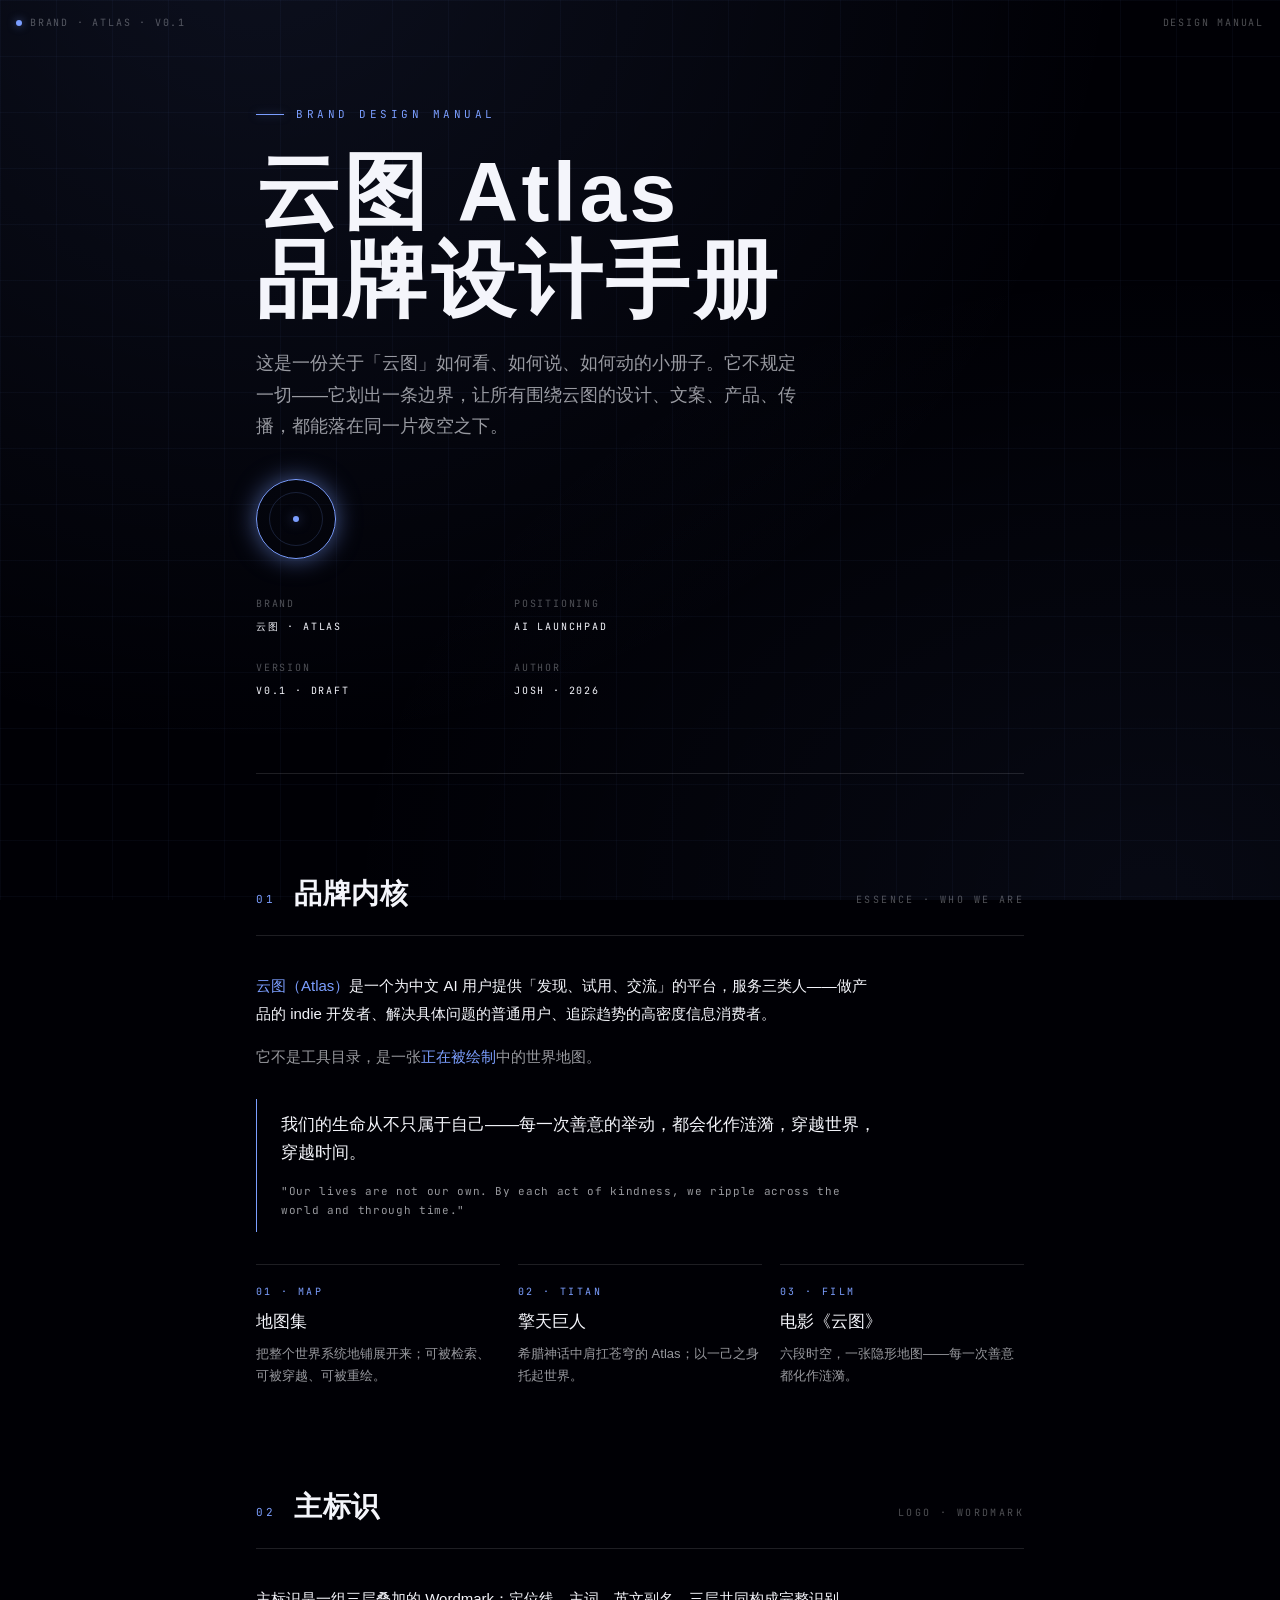
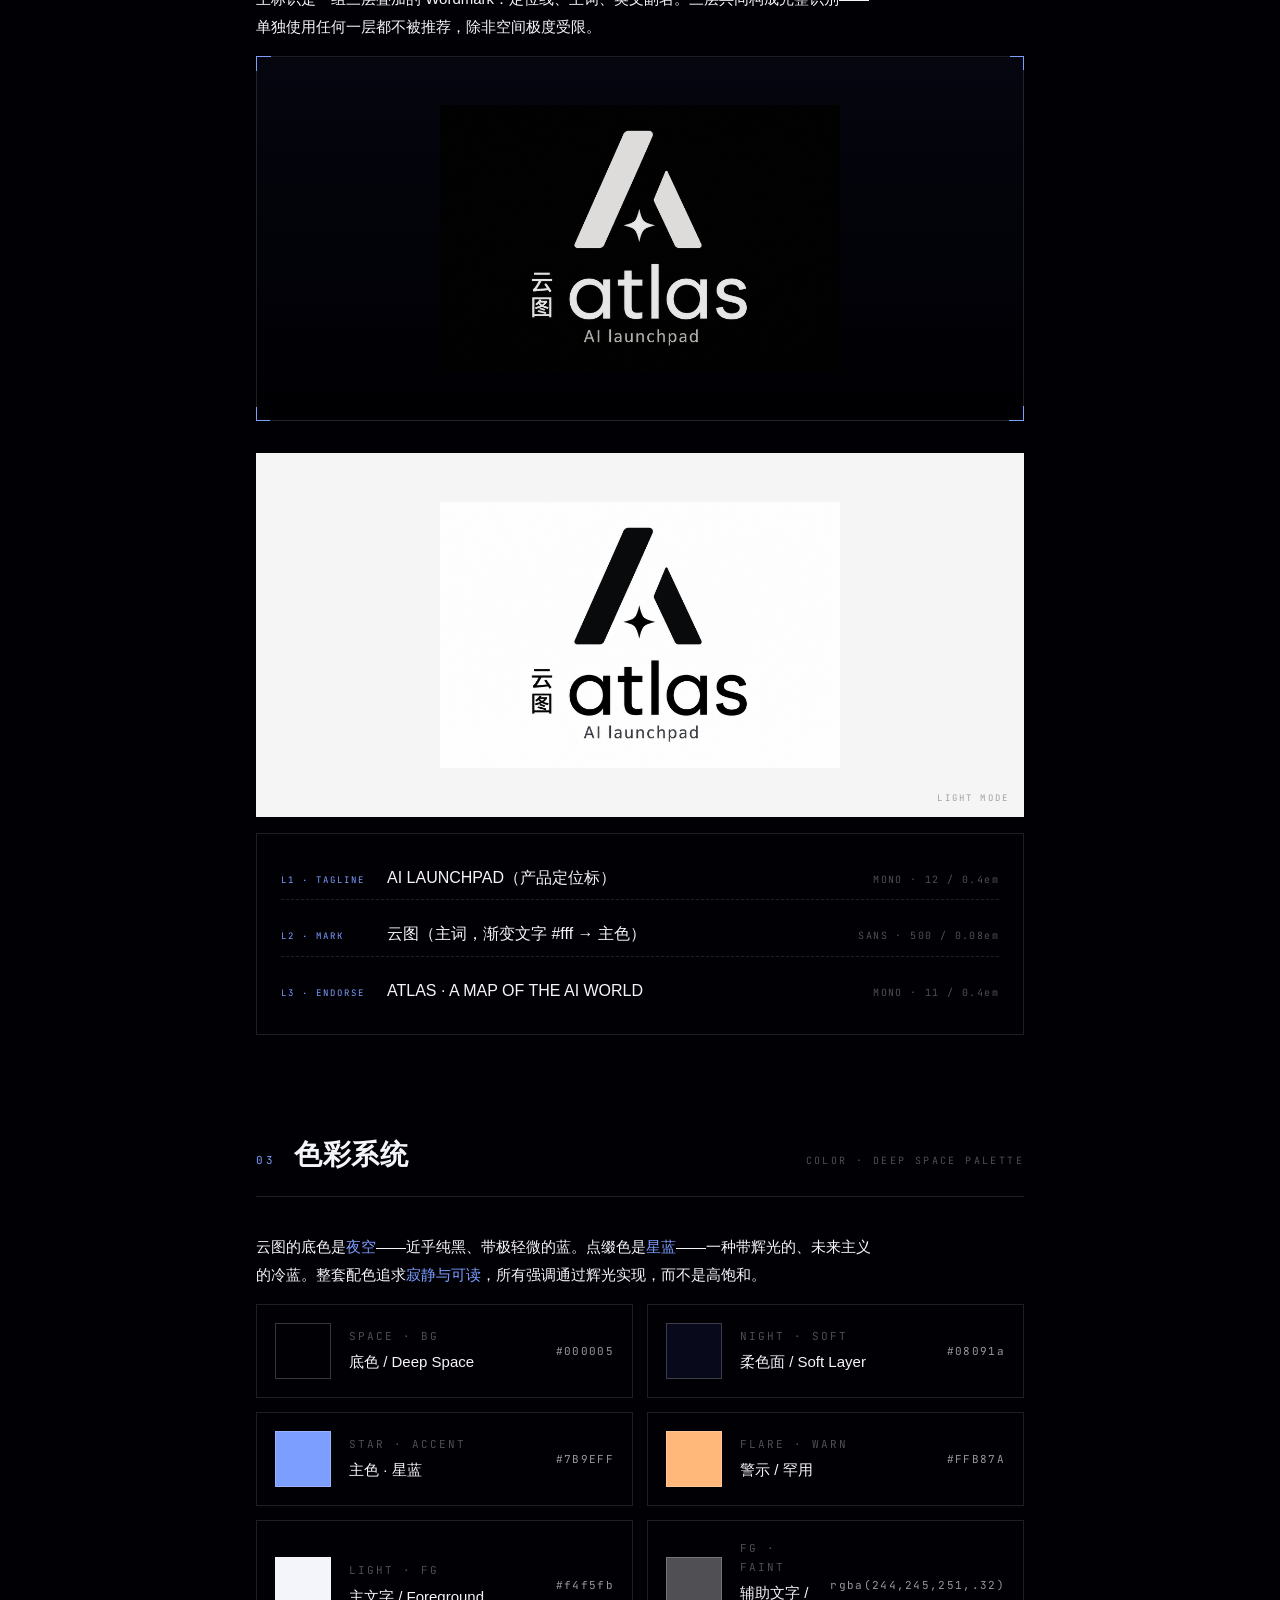
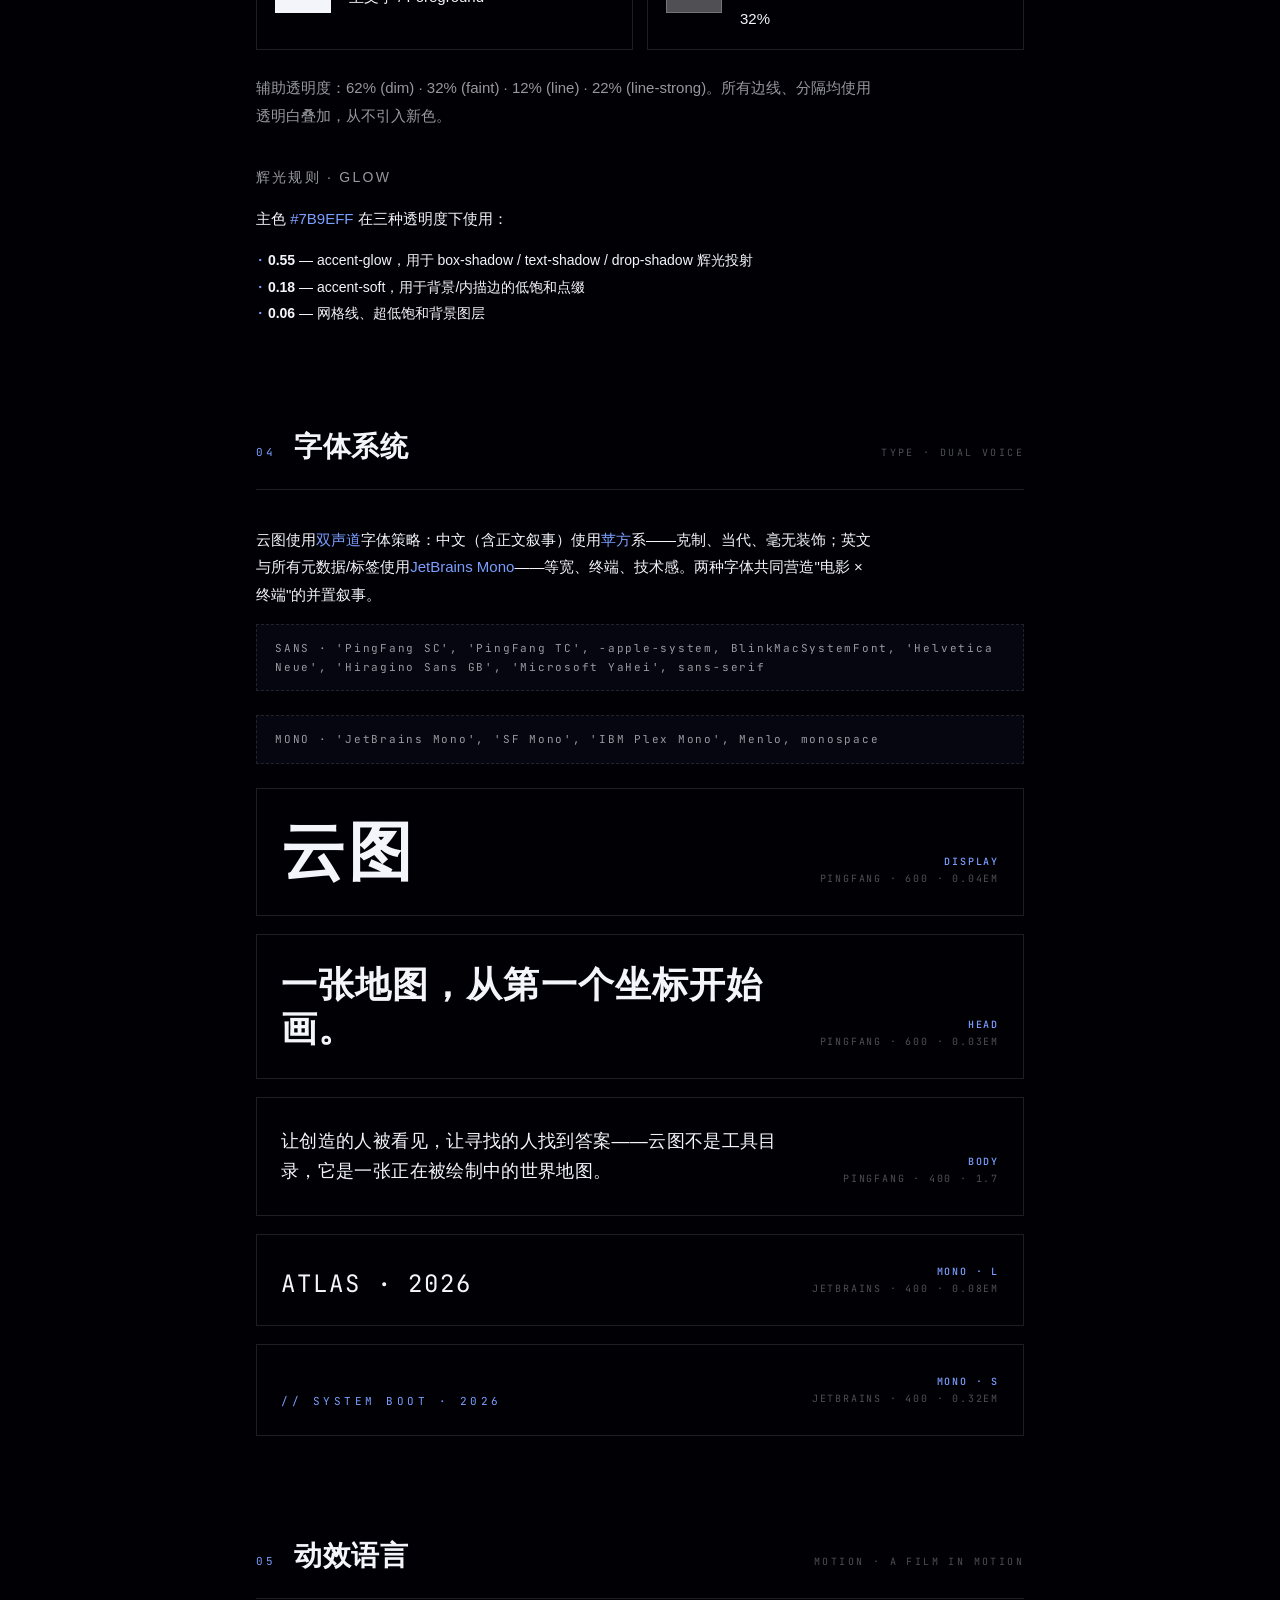
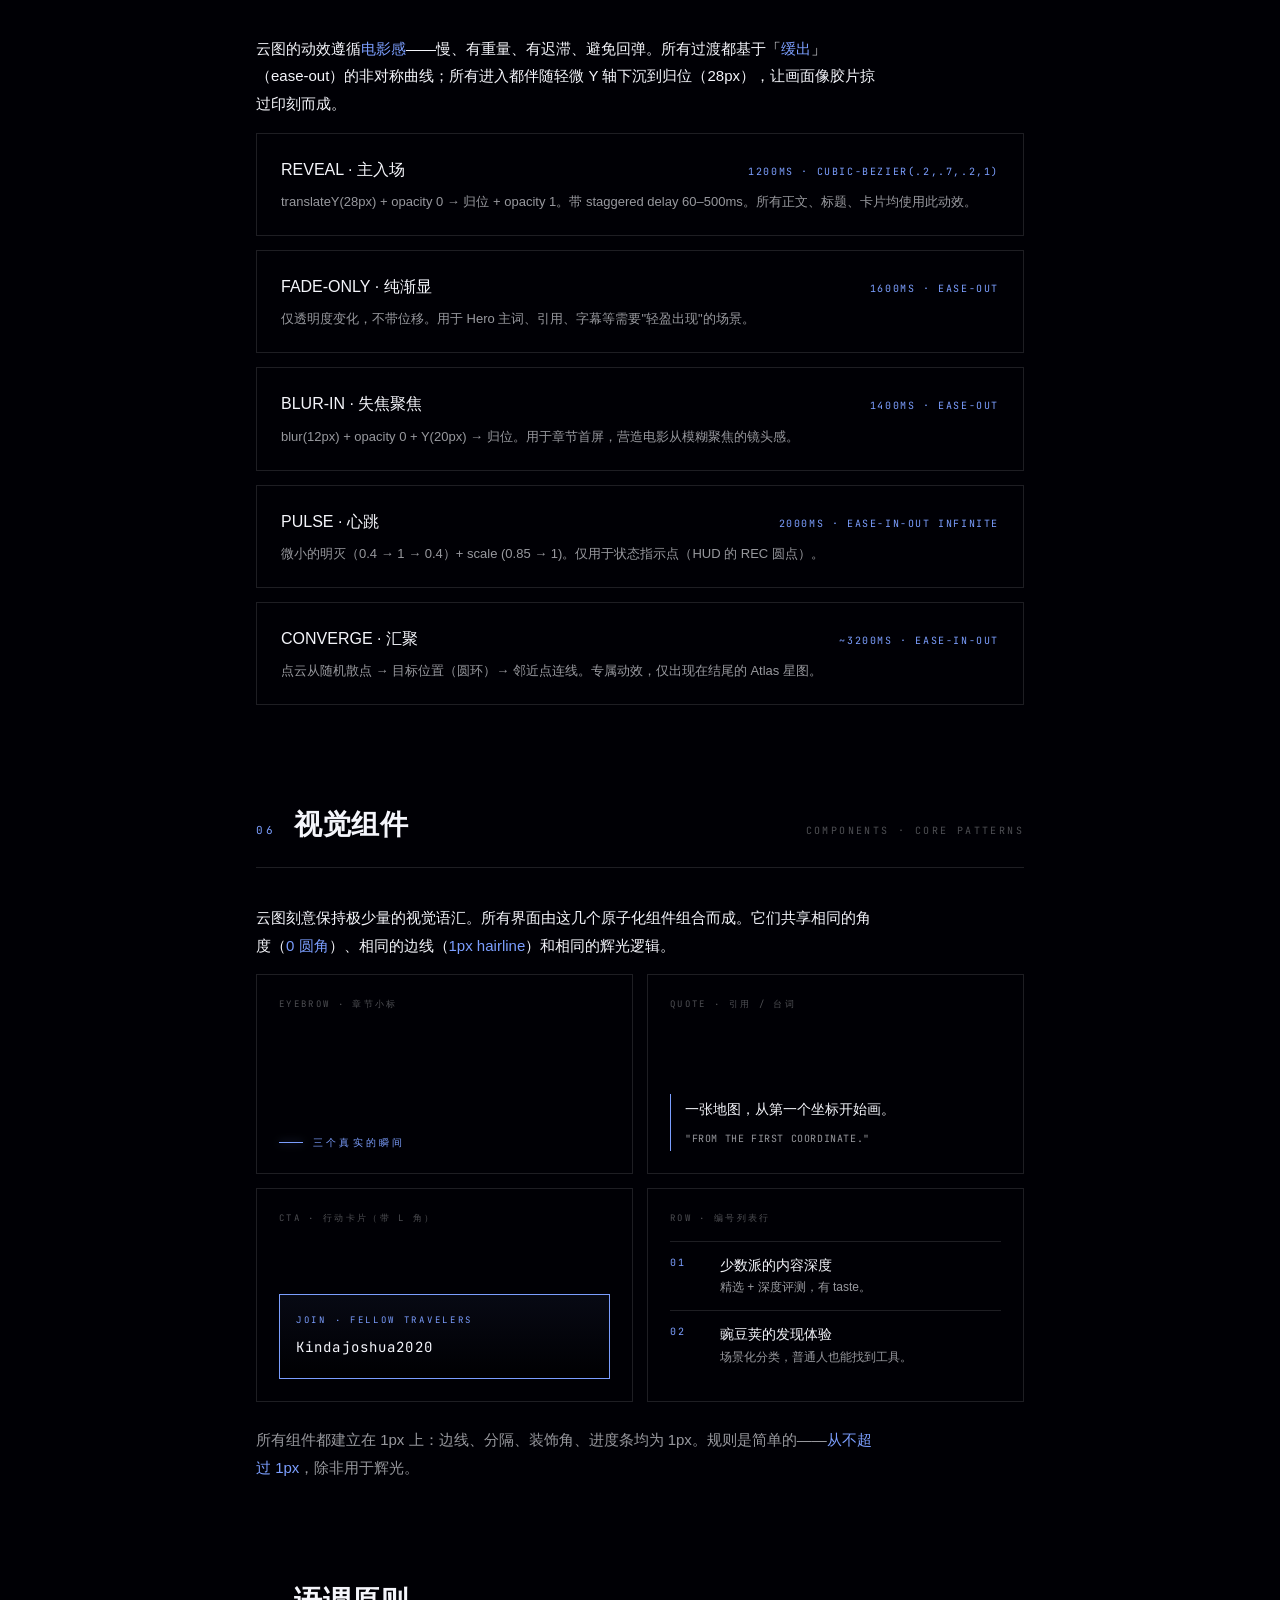
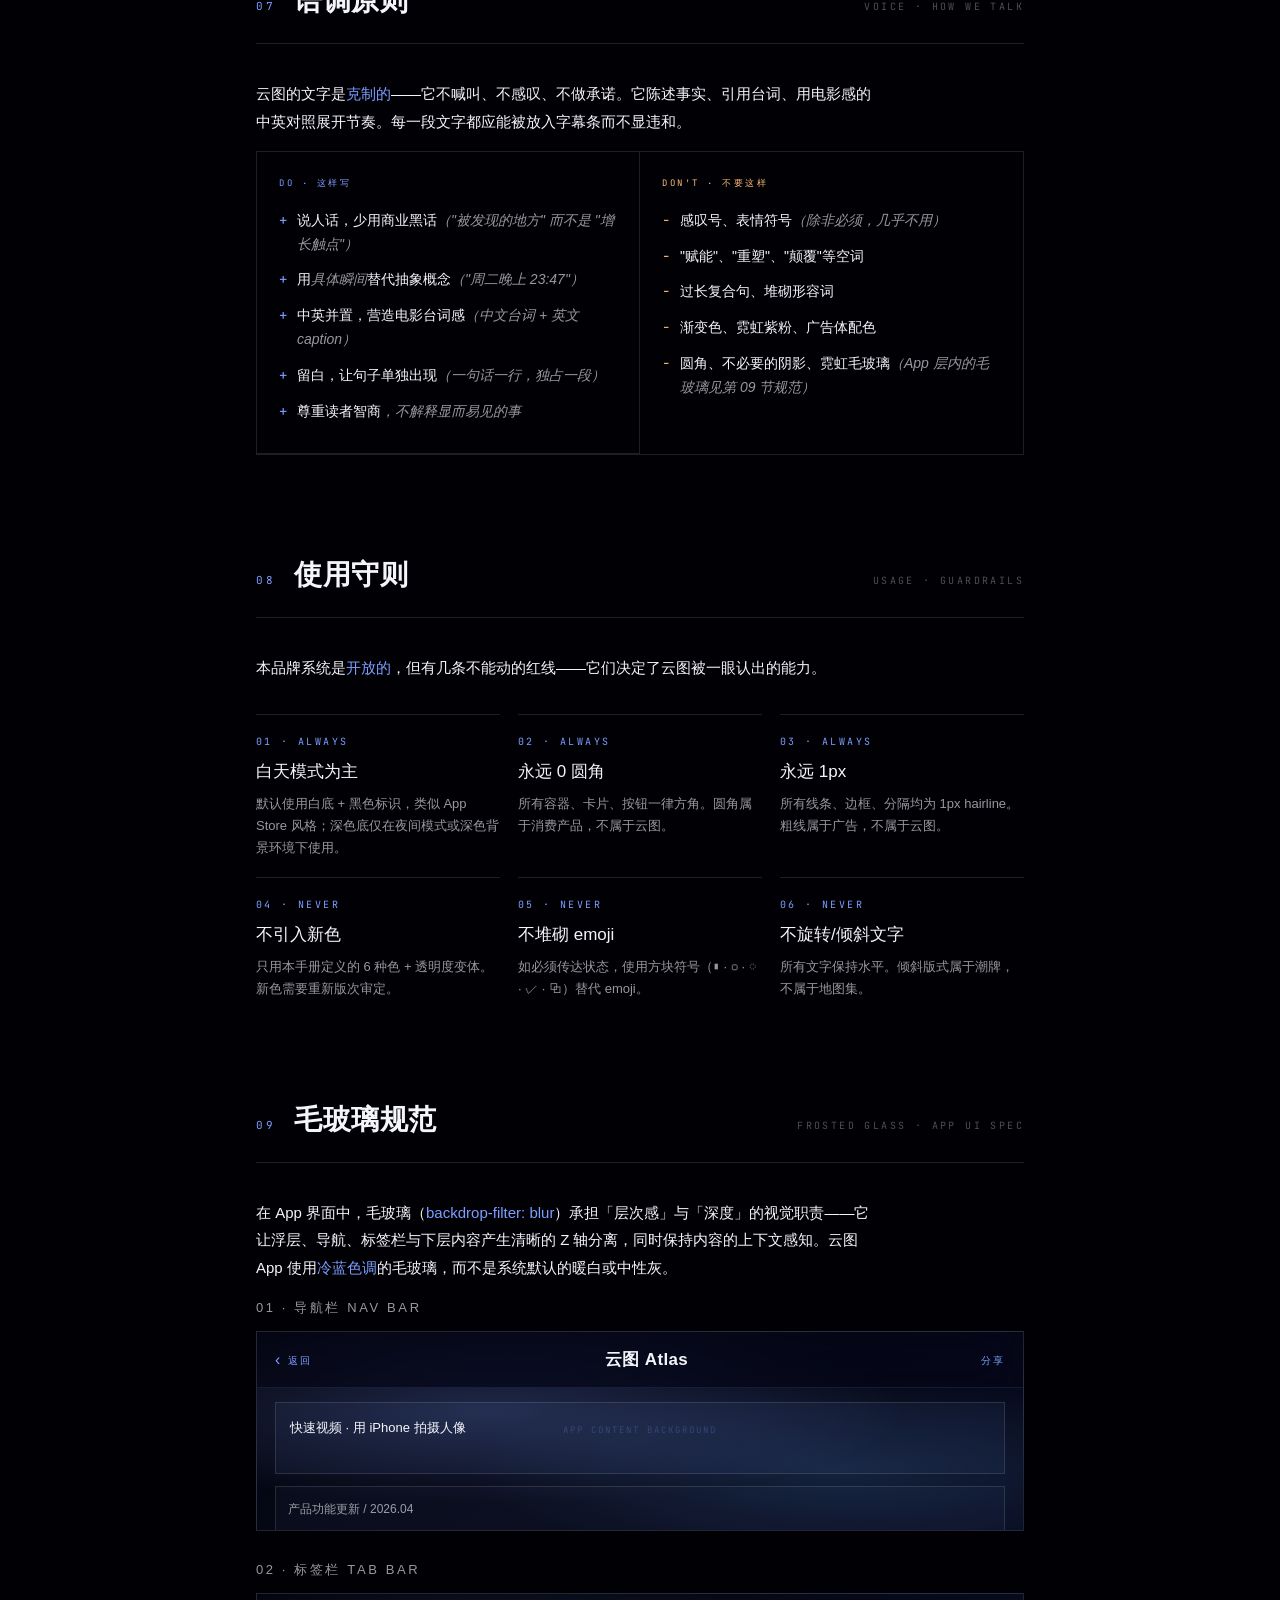
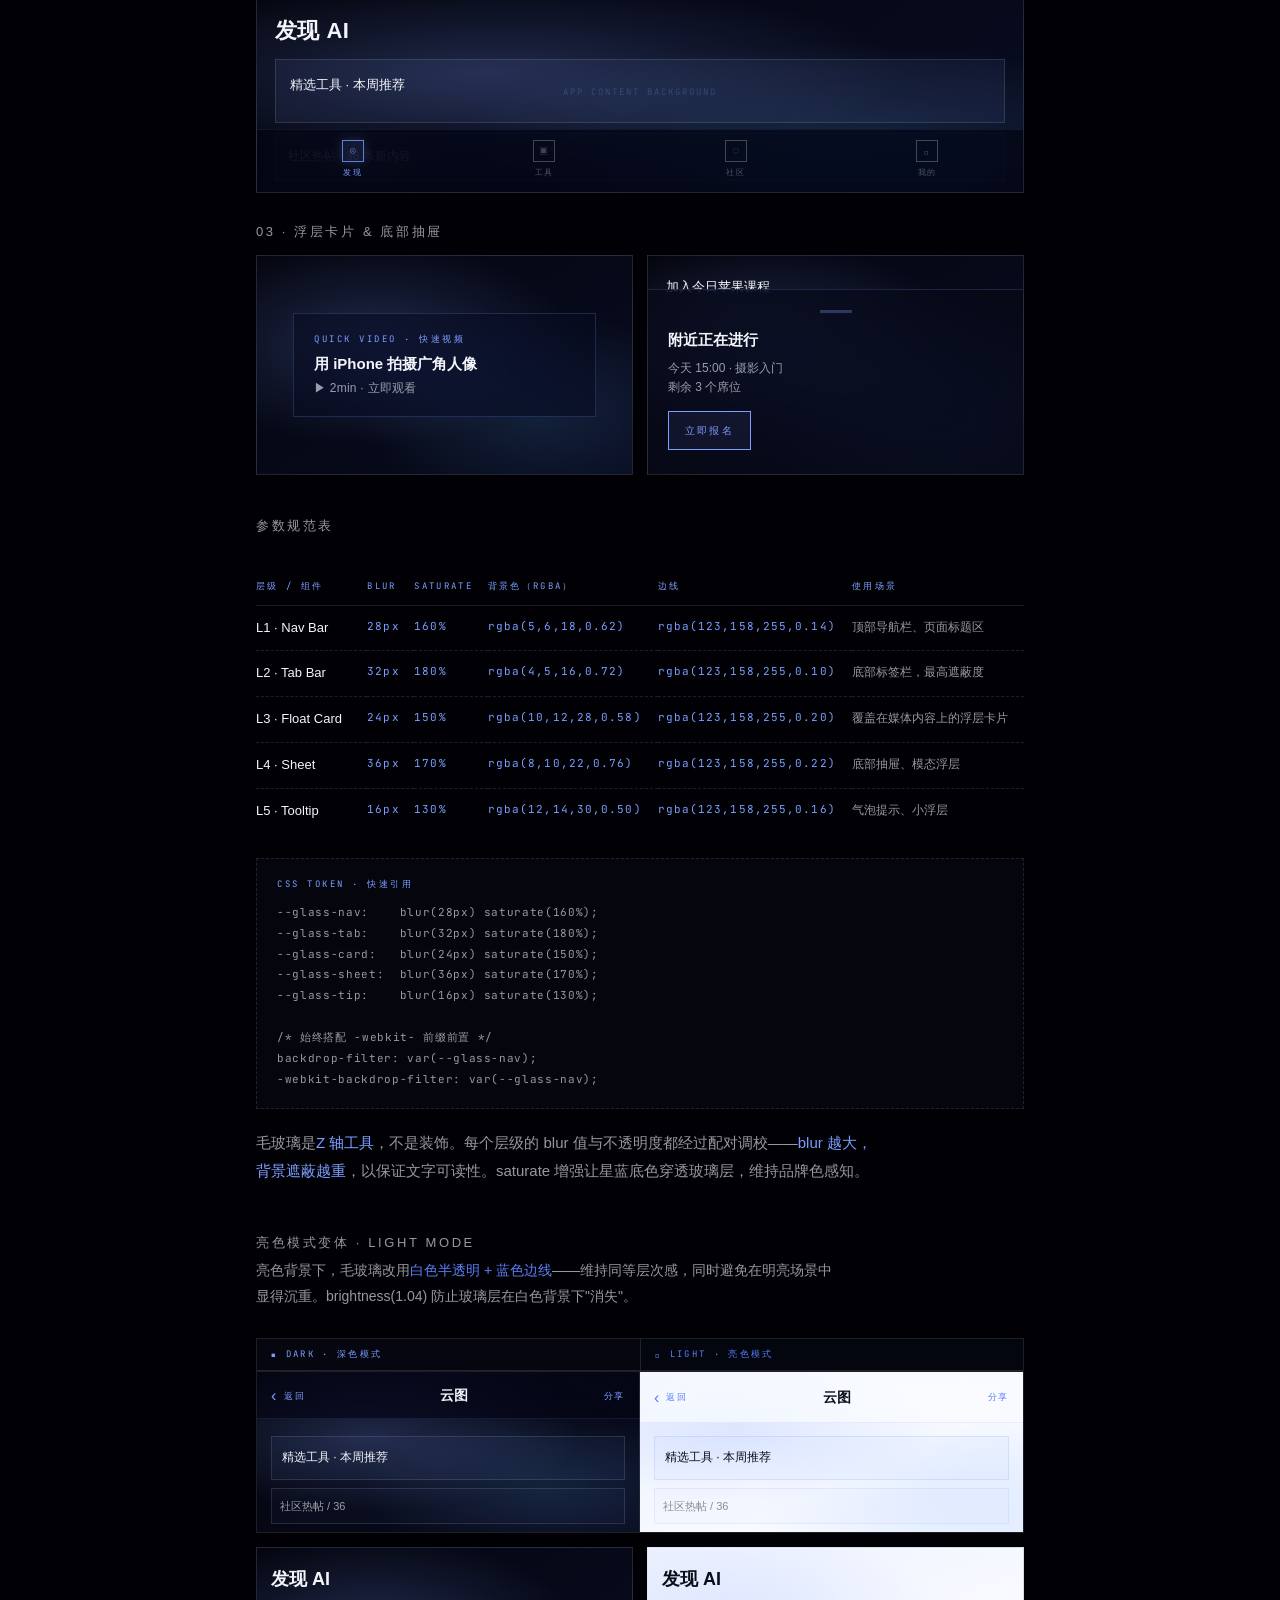
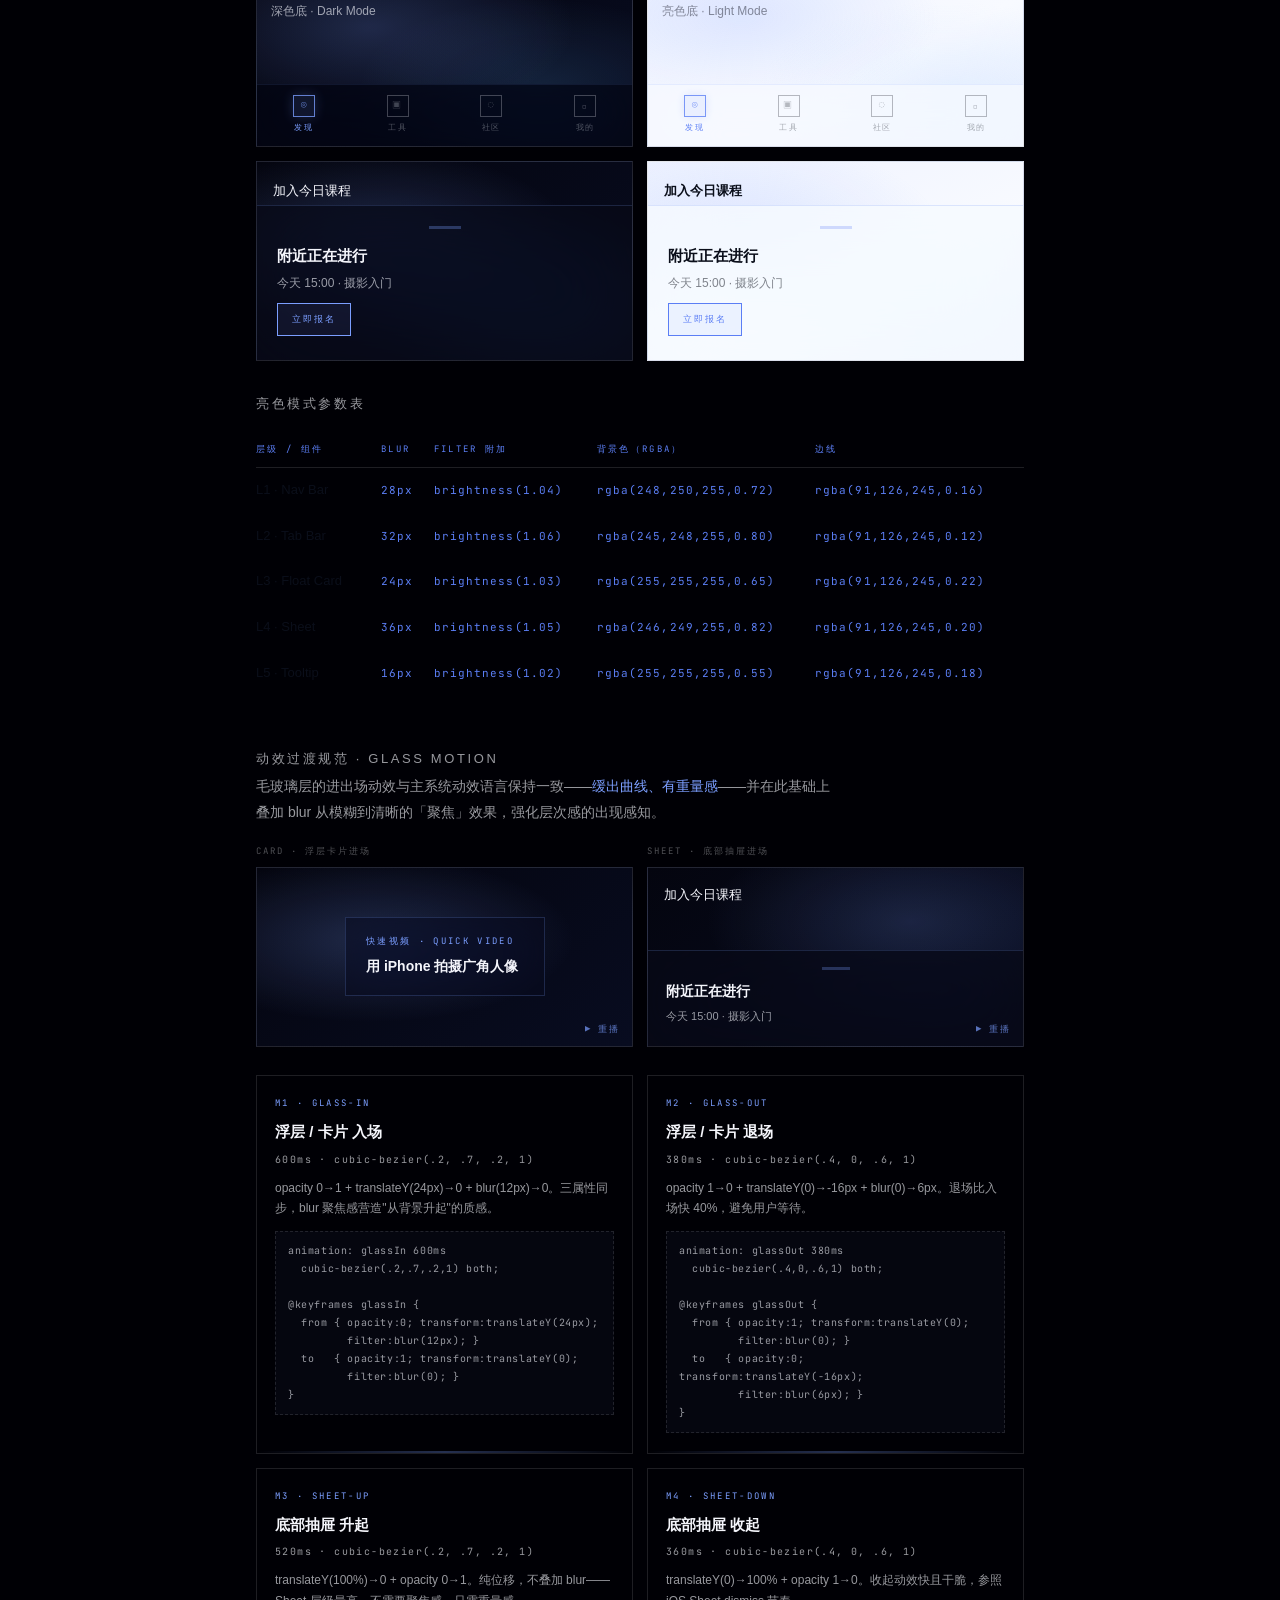
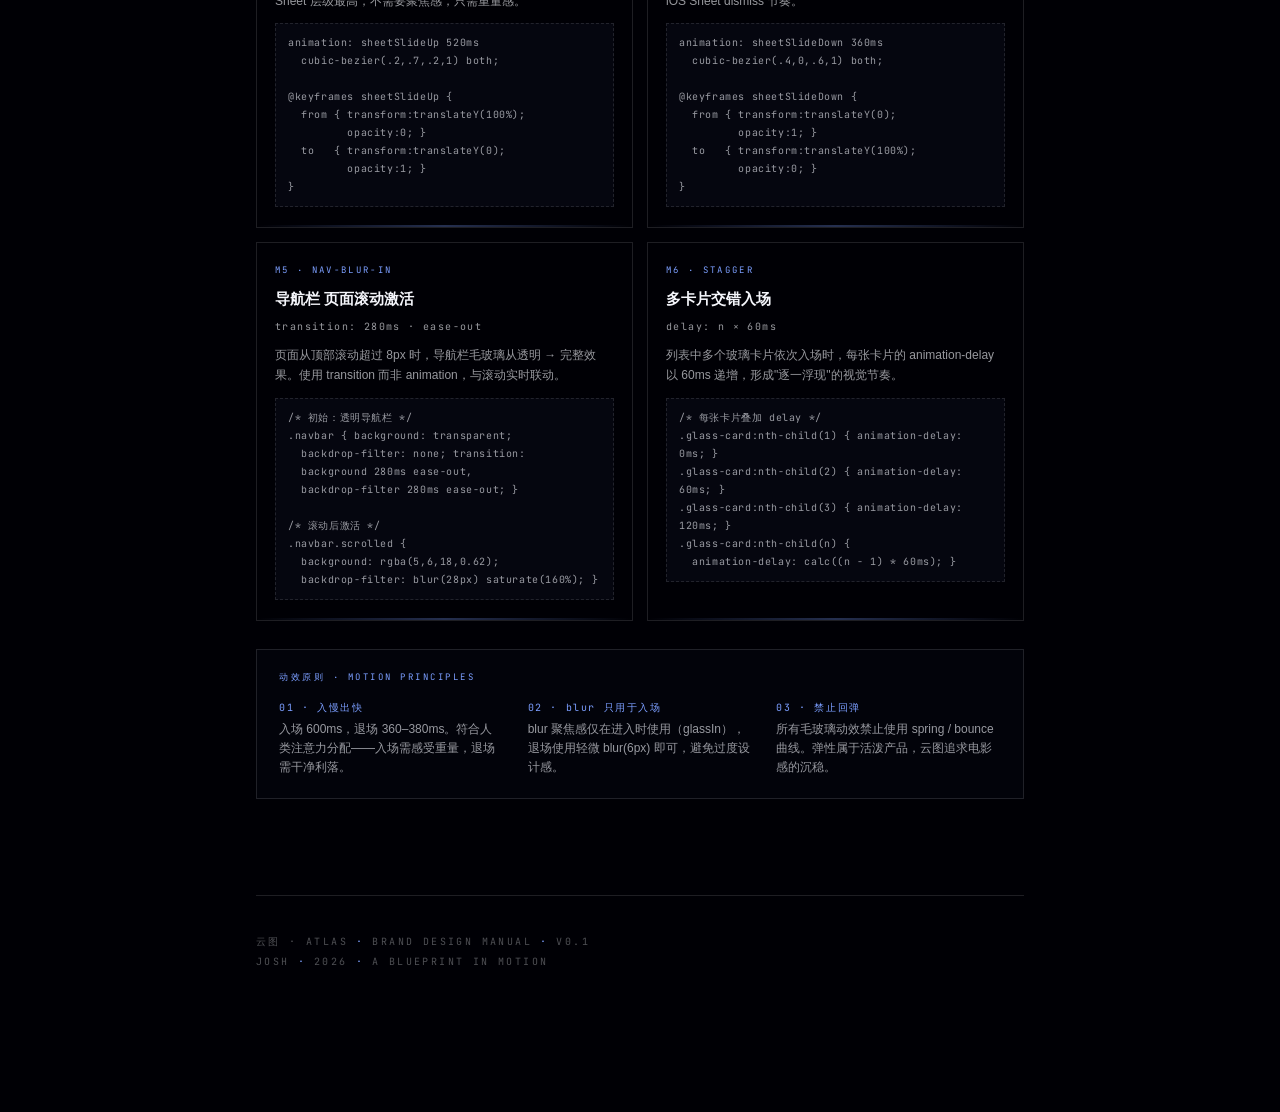
<file: brand/index.html>
<!doctype html>
<html lang="zh-CN">
<head>
  <meta charset="utf-8" />
  <meta name="viewport" content="width=device-width, initial-scale=1, viewport-fit=cover" />
  <title>云图 Atlas — Brand Manual</title>
  <link rel="preconnect" href="https://fonts.googleapis.com">
  <link rel="preconnect" href="https://fonts.gstatic.com" crossorigin>
  <link href="https://fonts.googleapis.com/css2?family=JetBrains+Mono:wght@300;400;500&display=swap" rel="stylesheet">
  <style>
    :root {
      --bg: #000005;
      --bg-soft: #08091a;
      --fg: #f4f5fb;
      --fg-dim: rgba(244, 245, 251, 0.62);
      --fg-faint: rgba(244, 245, 251, 0.32);
      --line: rgba(244, 245, 251, 0.12);
      --line-strong: rgba(244, 245, 251, 0.22);
      --accent: #7B9EFF;
      --accent-soft: rgba(123, 158, 255, 0.18);
      --accent-glow: rgba(123, 158, 255, 0.55);
      --warn: #FFB87A;
      --font-sans: 'PingFang SC', 'PingFang TC', -apple-system, BlinkMacSystemFont, 'Helvetica Neue', 'Hiragino Sans GB', 'Microsoft YaHei', sans-serif;
      --font-mono: 'JetBrains Mono', 'SF Mono', Menlo, monospace;
    }
    * { box-sizing: border-box; }
    html, body {
      margin: 0; padding: 0;
      background: var(--bg);
      color: var(--fg);
      font-family: var(--font-sans);
      font-weight: 400;
      -webkit-font-smoothing: antialiased;
      line-height: 1.7;
    }
    body {
      background-image:
        radial-gradient(ellipse at 20% -10%, rgba(123,158,255,0.10), transparent 60%),
        radial-gradient(ellipse at 90% 100%, rgba(123,158,255,0.06), transparent 50%),
        linear-gradient(rgba(123,158,255,0.04) 1px, transparent 1px),
        linear-gradient(90deg, rgba(123,158,255,0.04) 1px, transparent 1px);
      background-size: auto, auto, 56px 56px, 56px 56px;
      background-attachment: fixed;
      min-height: 100vh;
    }

    /* HUD */
    .hud {
      position: fixed; top: 14px; left: 16px; right: 16px; z-index: 50;
      display: flex; justify-content: space-between; align-items: center;
      font-family: var(--font-mono);
      font-size: 10px; letter-spacing: 0.18em; text-transform: uppercase;
      color: var(--fg-faint); pointer-events: none;
    }
    .hud .left { display: flex; align-items: center; gap: 8px; }
    .hud .dot {
      width: 6px; height: 6px; border-radius: 50%;
      background: var(--accent);
      box-shadow: 0 0 8px var(--accent-glow);
      animation: pulse 2s ease-in-out infinite;
    }
    @keyframes pulse {
      0%, 100% { opacity: 0.4; transform: scale(0.85); }
      50% { opacity: 1; transform: scale(1); }
    }

    /* Layout */
    .wrap {
      max-width: 880px;
      margin: 0 auto;
      padding: 80px 24px 120px;
    }
    @media (min-width: 720px) {
      .wrap { padding: 96px 56px 140px; }
    }

    .cover {
      margin-bottom: 96px;
      padding-bottom: 64px;
      border-bottom: 1px solid var(--line);
    }
    .eyebrow {
      font-family: var(--font-mono);
      font-size: 11px;
      letter-spacing: 0.32em;
      text-transform: uppercase;
      color: var(--accent);
      margin-bottom: 24px;
      display: inline-flex; align-items: center; gap: 12px;
    }
    .eyebrow::before {
      content: ""; width: 28px; height: 1px;
      background: var(--accent);
      box-shadow: 0 0 8px var(--accent-glow);
    }
    .cover h1 {
      font-size: clamp(48px, 9vw, 84px);
      font-weight: 600;
      letter-spacing: 0.04em;
      line-height: 1.05;
      margin: 0 0 24px;
      text-wrap: balance;
    }
    .cover .lead {
      font-size: 18px;
      color: var(--fg-dim);
      max-width: 540px;
      line-height: 1.75;
      margin: 0 0 32px;
    }
    .cover .meta {
      display: grid;
      grid-template-columns: repeat(2, 1fr);
      gap: 24px 36px;
      max-width: 480px;
      margin-top: 36px;
      font-family: var(--font-mono);
      font-size: 10px;
      letter-spacing: 0.18em;
      text-transform: uppercase;
    }
    .cover .meta dt { color: var(--fg-faint); margin-bottom: 6px; }
    .cover .meta dd { margin: 0; color: var(--fg); }

    /* Section */
    section { margin-bottom: 96px; }
    .sec-head {
      display: flex;
      align-items: baseline;
      gap: 18px;
      padding-bottom: 18px;
      margin-bottom: 36px;
      border-bottom: 1px solid var(--line);
    }
    .sec-head .num {
      font-family: var(--font-mono);
      font-size: 11px;
      letter-spacing: 0.28em;
      color: var(--accent);
    }
    .sec-head h2 {
      font-size: 28px;
      font-weight: 600;
      letter-spacing: 0.02em;
      margin: 0;
    }
    .sec-head .en {
      margin-left: auto;
      font-family: var(--font-mono);
      font-size: 10px;
      letter-spacing: 0.24em;
      color: var(--fg-faint);
      text-transform: uppercase;
    }

    p { color: var(--fg); font-size: 15px; line-height: 1.85; max-width: 620px; }
    p.dim { color: var(--fg-dim); }
    em { color: var(--accent); font-style: normal; font-weight: 500; }

    /* Logo lockup */
    .logo-stage {
      border: 1px solid var(--line);
      background: linear-gradient(180deg, rgba(123,158,255,0.04), rgba(0,0,0,0.4));
      padding: 64px 32px;
      display: flex;
      flex-direction: column;
      align-items: center;
      justify-content: center;
      gap: 14px;
      margin-bottom: 32px;
      position: relative;
    }
    .logo-stage::before, .logo-stage::after,
    .logo-stage .corner-bl, .logo-stage .corner-tr {
      content: ""; position: absolute; width: 14px; height: 14px;
      border: 1px solid var(--accent); pointer-events: none;
    }
    .logo-stage::before { top: -1px; left: -1px; border-right: 0; border-bottom: 0; }
    .logo-stage::after { bottom: -1px; right: -1px; border-left: 0; border-top: 0; }
    .logo-stage .corner-tr { top: -1px; right: -1px; border-left: 0; border-bottom: 0; }
    .logo-stage .corner-bl { bottom: -1px; left: -1px; border-right: 0; border-top: 0; }

    .logo-tagline {
      font-family: var(--font-mono);
      font-size: 12px;
      letter-spacing: 0.4em;
      text-transform: uppercase;
      color: var(--accent);
      display: inline-flex; align-items: center; gap: 12px;
    }
    .logo-tagline::before, .logo-tagline::after {
      content: ""; width: 18px; height: 1px;
      background: var(--accent);
      box-shadow: 0 0 8px var(--accent-glow);
    }
    .logo-wordmark {
      font-size: clamp(72px, 14vw, 112px);
      font-weight: 500;
      letter-spacing: 0.08em;
      line-height: 1;
      background: linear-gradient(180deg, #fff 0%, var(--accent) 130%);
      -webkit-background-clip: text;
      background-clip: text;
      -webkit-text-fill-color: transparent;
      filter: drop-shadow(0 0 28px rgba(123,158,255,0.18));
    }
    .logo-sub {
      font-family: var(--font-mono);
      font-size: 11px;
      letter-spacing: 0.4em;
      text-transform: uppercase;
      color: var(--fg-dim);
    }

    .three-meanings {
      display: grid;
      grid-template-columns: 1fr;
      gap: 18px;
      margin-top: 32px;
    }
    @media (min-width: 720px) {
      .three-meanings { grid-template-columns: repeat(3, 1fr); }
    }
    .meaning {
      border-top: 1px solid var(--line);
      padding-top: 18px;
    }
    .meaning .id {
      font-family: var(--font-mono);
      font-size: 10px;
      letter-spacing: 0.24em;
      color: var(--accent);
      margin-bottom: 8px;
      display: block;
    }
    .meaning .name {
      font-size: 17px;
      font-weight: 500;
      margin-bottom: 6px;
    }
    .meaning .desc {
      font-size: 13px;
      color: var(--fg-dim);
      line-height: 1.7;
    }

    /* Color palette */
    .swatches {
      display: grid;
      grid-template-columns: 1fr;
      gap: 14px;
    }
    @media (min-width: 720px) {
      .swatches { grid-template-columns: repeat(2, 1fr); }
    }
    .swatch {
      border: 1px solid var(--line);
      padding: 18px;
      display: grid;
      grid-template-columns: 56px 1fr auto;
      gap: 18px;
      align-items: center;
    }
    .swatch .chip {
      width: 56px; height: 56px;
      border: 1px solid var(--line-strong);
      position: relative;
    }
    .swatch .chip.glow { box-shadow: 0 0 24px var(--accent-glow), inset 0 0 0 1px rgba(255,255,255,0.06); }
    .swatch .info .name {
      font-family: var(--font-mono);
      font-size: 11px;
      letter-spacing: 0.18em;
      color: var(--fg-faint);
      text-transform: uppercase;
      margin-bottom: 4px;
    }
    .swatch .info .label {
      font-size: 15px;
      font-weight: 500;
    }
    .swatch .hex {
      font-family: var(--font-mono);
      font-size: 11px;
      letter-spacing: 0.12em;
      color: var(--fg-dim);
      text-align: right;
    }

    /* Type specimens */
    .type-specimen {
      border: 1px solid var(--line);
      padding: 28px 24px;
      margin-bottom: 18px;
      display: grid;
      grid-template-columns: 1fr;
      gap: 14px;
      align-items: end;
    }
    @media (min-width: 720px) {
      .type-specimen { grid-template-columns: 1fr auto; }
    }
    .type-specimen .sample {
      letter-spacing: 0.04em;
      line-height: 1.1;
    }
    .type-specimen .meta {
      font-family: var(--font-mono);
      font-size: 10px;
      letter-spacing: 0.18em;
      color: var(--fg-faint);
      text-transform: uppercase;
      text-align: left;
    }
    @media (min-width: 720px) {
      .type-specimen .meta { text-align: right; }
    }
    .type-specimen .meta b { color: var(--accent); font-weight: 500; }

    .stack-label {
      font-family: var(--font-mono);
      font-size: 11px;
      letter-spacing: 0.16em;
      color: var(--fg-dim);
      padding: 14px 18px;
      background: rgba(123,158,255,0.04);
      border: 1px dashed var(--line);
      margin: 8px 0 24px;
      word-break: break-all;
    }

    .scale {
      display: flex; flex-direction: column; gap: 12px;
      border: 1px solid var(--line); padding: 22px 24px;
      margin-top: 16px;
    }
    .scale-row {
      display: grid;
      grid-template-columns: 88px 1fr auto;
      gap: 18px; align-items: baseline;
      padding: 8px 0;
      border-bottom: 1px dashed var(--line);
    }
    .scale-row:last-child { border-bottom: 0; }
    .scale-row .tag {
      font-family: var(--font-mono);
      font-size: 9px; letter-spacing: 0.22em; color: var(--accent);
      text-transform: uppercase;
    }
    .scale-row .value {
      font-family: var(--font-mono);
      font-size: 10px; letter-spacing: 0.14em;
      color: var(--fg-faint); text-align: right;
    }

    /* Voice */
    .voice-grid {
      display: grid;
      grid-template-columns: 1fr;
      gap: 0;
      border: 1px solid var(--line);
    }
    @media (min-width: 720px) {
      .voice-grid { grid-template-columns: 1fr 1fr; }
    }
    .voice-cell {
      padding: 24px 22px;
      border-right: 0;
      border-bottom: 1px solid var(--line);
    }
    .voice-cell:last-child { border-bottom: 0; }
    @media (min-width: 720px) {
      .voice-cell:nth-child(odd) { border-right: 1px solid var(--line); }
      .voice-cell:nth-child(n+3) { border-top: 1px solid var(--line); }
    }
    .voice-cell .label {
      font-family: var(--font-mono);
      font-size: 9px; letter-spacing: 0.28em;
      text-transform: uppercase;
      margin-bottom: 12px;
    }
    .voice-cell.do .label { color: var(--accent); }
    .voice-cell.dont .label { color: var(--warn); }
    .voice-cell ul {
      margin: 0; padding: 0; list-style: none;
      font-size: 14px; line-height: 1.7; color: var(--fg);
    }
    .voice-cell li {
      padding: 6px 0 6px 18px; position: relative;
    }
    .voice-cell.do li::before {
      content: "+"; color: var(--accent);
      position: absolute; left: 0; font-family: var(--font-mono);
    }
    .voice-cell.dont li::before {
      content: "−"; color: var(--warn);
      position: absolute; left: 0; font-family: var(--font-mono);
    }
    .voice-cell li em { color: var(--fg-dim); font-weight: 400; font-style: italic; }

    /* Motion */
    .motion-card {
      border: 1px solid var(--line);
      padding: 22px 24px;
      margin-bottom: 14px;
    }
    .motion-card .head {
      display: flex; justify-content: space-between; align-items: baseline;
      margin-bottom: 8px;
    }
    .motion-card .name {
      font-size: 16px; font-weight: 500;
    }
    .motion-card .timing {
      font-family: var(--font-mono);
      font-size: 10px; letter-spacing: 0.16em;
      color: var(--accent);
      text-transform: uppercase;
    }
    .motion-card .desc {
      font-size: 13px; color: var(--fg-dim); line-height: 1.7;
    }

    /* Components mini gallery */
    .comp-grid {
      display: grid;
      grid-template-columns: 1fr;
      gap: 14px;
    }
    @media (min-width: 720px) {
      .comp-grid { grid-template-columns: 1fr 1fr; }
    }
    .comp-tile {
      border: 1px solid var(--line);
      padding: 22px;
      display: flex;
      flex-direction: column;
      gap: 14px;
      min-height: 200px;
      justify-content: space-between;
    }
    .comp-tile .label {
      font-family: var(--font-mono);
      font-size: 9px; letter-spacing: 0.26em;
      color: var(--fg-faint); text-transform: uppercase;
    }
    /* mock components */
    .demo-eyebrow {
      font-family: var(--font-mono);
      font-size: 10px; letter-spacing: 0.32em;
      text-transform: uppercase; color: var(--accent);
      display: inline-flex; align-items: center; gap: 10px;
    }
    .demo-eyebrow::before {
      content: ""; width: 24px; height: 1px;
      background: var(--accent); box-shadow: 0 0 8px var(--accent-glow);
    }
    .demo-quote {
      border-left: 1px solid var(--accent);
      padding: 4px 0 4px 14px;
      font-size: 14px; line-height: 1.7;
    }
    .demo-quote .en {
      display: block; margin-top: 8px;
      font-family: var(--font-mono); font-size: 10px;
      letter-spacing: 0.06em; color: var(--fg-dim);
    }
    .demo-cta {
      border: 1px solid var(--accent);
      padding: 18px 16px;
      background: linear-gradient(180deg, rgba(123,158,255,0.06), rgba(0,0,0,0.5));
      position: relative;
    }
    .demo-cta::before, .demo-cta::after {
      content: ""; position: absolute; width: 12px; height: 12px;
      border: 1px solid var(--accent);
    }
    .demo-cta::before { top: -1px; left: -1px; border-right: 0; border-bottom: 0; }
    .demo-cta::after { bottom: -1px; right: -1px; border-left: 0; border-top: 0; }
    .demo-cta .l {
      font-family: var(--font-mono); font-size: 9px;
      letter-spacing: 0.3em; text-transform: uppercase;
      color: var(--accent); margin-bottom: 8px;
    }
    .demo-cta .h {
      font-family: var(--font-mono); font-size: 14px;
      letter-spacing: 0.08em;
    }
    .demo-stat {
      display: grid; grid-template-columns: 36px 1fr;
      gap: 14px; padding: 12px 0;
      border-top: 1px solid var(--line);
    }
    .demo-stat .num {
      font-family: var(--font-mono); font-size: 10px;
      letter-spacing: 0.18em; color: var(--accent);
    }
    .demo-stat .name {
      font-size: 14px; font-weight: 500;
    }
    .demo-stat .desc {
      font-size: 12px; color: var(--fg-dim);
    }

    /* Footer */
    footer {
      margin-top: 80px;
      padding-top: 36px;
      border-top: 1px solid var(--line);
      font-family: var(--font-mono);
      font-size: 10px;
      letter-spacing: 0.24em;
      text-transform: uppercase;
      color: var(--fg-faint);
      line-height: 2;
    }
    footer .sep { color: var(--accent); margin: 0 8px; }

    /* Atlas glyph */
    .atlas-mark {
      display: inline-flex; align-items: center; justify-content: center;
      width: 80px; height: 80px;
      border: 1px solid var(--accent);
      border-radius: 50%;
      position: relative;
      box-shadow: 0 0 24px var(--accent-glow);
    }
    .atlas-mark::before {
      content: ""; position: absolute; inset: 12px;
      border: 1px solid var(--accent-soft);
      border-radius: 50%;
    }
    .atlas-mark::after {
      content: ""; width: 6px; height: 6px; border-radius: 50%;
      background: var(--accent);
      box-shadow: 0 0 12px var(--accent-glow);
    }

    .quote-block {
      border-left: 1px solid var(--accent);
      padding: 12px 0 12px 24px;
      margin: 28px 0;
      font-size: 17px; line-height: 1.7;
      max-width: 620px;
    }
    .quote-block .en {
      display: block; margin-top: 14px;
      font-family: var(--font-mono);
      font-size: 11px; letter-spacing: 0.06em;
      color: var(--fg-dim); text-transform: none;
    }
  </style>
</head>
<body>

  <div class="hud">
    <div class="left">
      <span class="dot"></span>
      <span>BRAND · ATLAS · v0.1</span>
    </div>
    <div class="right">DESIGN MANUAL</div>
  </div>

  <div class="wrap">

    <!-- COVER -->
    <header class="cover">
      <div class="eyebrow">BRAND DESIGN MANUAL</div>
      <h1>云图 Atlas<br>品牌设计手册</h1>
      <p class="lead">
        这是一份关于「云图」如何看、如何说、如何动的小册子。它不规定一切——它划出一条边界，让所有围绕云图的设计、文案、产品、传播，都能落在同一片夜空之下。
      </p>

      <div style="margin: 36px 0;">
        <div class="atlas-mark"></div>
      </div>

      <dl class="meta">
        <div><dt>BRAND</dt><dd>云图 · ATLAS</dd></div>
        <div><dt>POSITIONING</dt><dd>AI Launchpad</dd></div>
        <div><dt>VERSION</dt><dd>v0.1 · Draft</dd></div>
        <div><dt>AUTHOR</dt><dd>Josh · 2026</dd></div>
      </dl>
    </header>

    <!-- 01 BRAND ESSENCE -->
    <section>
      <div class="sec-head">
        <span class="num">01</span>
        <h2>品牌内核</h2>
        <span class="en">ESSENCE · WHO WE ARE</span>
      </div>

      <p><em>云图（Atlas）</em>是一个为中文 AI 用户提供「发现、试用、交流」的平台，服务三类人——做产品的 indie 开发者、解决具体问题的普通用户、追踪趋势的高密度信息消费者。</p>
      <p class="dim">它不是工具目录，是一张<em>正在被绘制</em>中的世界地图。</p>

      <div class="quote-block">
        我们的生命从不只属于自己——每一次善意的举动，都会化作涟漪，穿越世界，穿越时间。
        <span class="en">"Our lives are not our own. By each act of kindness, we ripple across the world and through time."</span>
      </div>

      <div class="three-meanings">
        <div class="meaning">
          <span class="id">01 · MAP</span>
          <div class="name">地图集</div>
          <div class="desc">把整个世界系统地铺展开来；可被检索、可被穿越、可被重绘。</div>
        </div>
        <div class="meaning">
          <span class="id">02 · TITAN</span>
          <div class="name">擎天巨人</div>
          <div class="desc">希腊神话中肩扛苍穹的 Atlas；以一己之身托起世界。</div>
        </div>
        <div class="meaning">
          <span class="id">03 · FILM</span>
          <div class="name">电影《云图》</div>
          <div class="desc">六段时空，一张隐形地图——每一次善意都化作涟漪。</div>
        </div>
      </div>
    </section>

    <!-- 02 LOGO -->
    <section>
      <div class="sec-head">
        <span class="num">02</span>
        <h2>主标识</h2>
        <span class="en">LOGO · WORDMARK</span>
      </div>

      <p>主标识是一组三层叠加的 Wordmark：定位线、主词、英文副名。三层共同构成完整识别——单独使用任何一层都不被推荐，除非空间极度受限。</p>

      <div class="logo-stage" style="padding:48px 32px;">
        <span class="corner-bl"></span>
        <span class="corner-tr"></span>
        <img src="/brand/uploads/brand-logo.png" alt="Atlas 品牌形象"
             style="max-width:min(400px,72vw);height:auto;display:block;
                    filter:invert(1) brightness(0.9);"/>
      </div>

      <!-- light version -->
      <div style="border:1px solid var(--line);padding:48px 32px;display:flex;justify-content:center;
                  background:#f5f5f5;margin-top:14px;position:relative;">
        <img src="/brand/uploads/brand-logo.png" alt="Atlas 品牌形象 · 白底"
             style="max-width:min(400px,72vw);height:auto;display:block;"/>
        <span style="position:absolute;bottom:10px;right:14px;font-family:'JetBrains Mono',monospace;
               font-size:9px;letter-spacing:0.24em;text-transform:uppercase;color:rgba(0,0,0,0.35);">LIGHT MODE</span>
      </div>

      <div class="scale">
        <div class="scale-row">
          <span class="tag">L1 · TAGLINE</span>
          <span>AI LAUNCHPAD（产品定位标）</span>
          <span class="value">MONO · 12 / 0.4em</span>
        </div>
        <div class="scale-row">
          <span class="tag">L2 · MARK</span>
          <span>云图（主词，渐变文字 #fff → 主色）</span>
          <span class="value">SANS · 500 / 0.08em</span>
        </div>
        <div class="scale-row">
          <span class="tag">L3 · ENDORSE</span>
          <span>ATLAS · A MAP OF THE AI WORLD</span>
          <span class="value">MONO · 11 / 0.4em</span>
        </div>
      </div>
    </section>

    <!-- 03 COLOR -->
    <section>
      <div class="sec-head">
        <span class="num">03</span>
        <h2>色彩系统</h2>
        <span class="en">COLOR · DEEP SPACE PALETTE</span>
      </div>

      <p>云图的底色是<em>夜空</em>——近乎纯黑、带极轻微的蓝。点缀色是<em>星蓝</em>——一种带辉光的、未来主义的冷蓝。整套配色追求<em>寂静与可读</em>，所有强调通过辉光实现，而不是高饱和。</p>

      <div class="swatches">
        <div class="swatch">
          <div class="chip" style="background:#000005"></div>
          <div class="info"><div class="name">SPACE · BG</div><div class="label">底色 / Deep Space</div></div>
          <div class="hex">#000005</div>
        </div>
        <div class="swatch">
          <div class="chip" style="background:#08091a"></div>
          <div class="info"><div class="name">NIGHT · SOFT</div><div class="label">柔色面 / Soft Layer</div></div>
          <div class="hex">#08091a</div>
        </div>
        <div class="swatch">
          <div class="chip" style="background:#7B9EFF" class="glow"></div>
          <div class="info"><div class="name">STAR · ACCENT</div><div class="label">主色 · 星蓝</div></div>
          <div class="hex">#7B9EFF</div>
        </div>
        <div class="swatch">
          <div class="chip" style="background:#FFB87A"></div>
          <div class="info"><div class="name">FLARE · WARN</div><div class="label">警示 / 罕用</div></div>
          <div class="hex">#FFB87A</div>
        </div>
        <div class="swatch">
          <div class="chip" style="background:#f4f5fb"></div>
          <div class="info"><div class="name">LIGHT · FG</div><div class="label">主文字 / Foreground</div></div>
          <div class="hex">#f4f5fb</div>
        </div>
        <div class="swatch">
          <div class="chip" style="background:rgba(244,245,251,0.32);border-color:var(--line-strong)"></div>
          <div class="info"><div class="name">FG · FAINT</div><div class="label">辅助文字 / 32%</div></div>
          <div class="hex">rgba(244,245,251,.32)</div>
        </div>
      </div>

      <p class="dim" style="margin-top:24px">辅助透明度：62% (dim) · 32% (faint) · 12% (line) · 22% (line-strong)。所有边线、分隔均使用透明白叠加，从不引入新色。</p>

      <h3 style="font-size:14px;font-weight:500;letter-spacing:0.16em;text-transform:uppercase;color:var(--fg-dim);margin-top:36px">辉光规则 · GLOW</h3>
      <p>主色 <em>#7B9EFF</em> 在三种透明度下使用：</p>
      <ul style="font-size:14px;line-height:1.9;color:var(--fg);padding-left:0;list-style:none">
        <li><span style="font-family:var(--font-mono);color:var(--accent)">·</span> <b>0.55</b> — accent-glow，用于 box-shadow / text-shadow / drop-shadow 辉光投射</li>
        <li><span style="font-family:var(--font-mono);color:var(--accent)">·</span> <b>0.18</b> — accent-soft，用于背景/内描边的低饱和点缀</li>
        <li><span style="font-family:var(--font-mono);color:var(--accent)">·</span> <b>0.06</b> — 网格线、超低饱和背景图层</li>
      </ul>
    </section>

    <!-- 04 TYPE -->
    <section>
      <div class="sec-head">
        <span class="num">04</span>
        <h2>字体系统</h2>
        <span class="en">TYPE · DUAL VOICE</span>
      </div>

      <p>云图使用<em>双声道</em>字体策略：中文（含正文叙事）使用<em>苹方</em>系——克制、当代、毫无装饰；英文与所有元数据/标签使用<em>JetBrains Mono</em>——等宽、终端、技术感。两种字体共同营造"电影 × 终端"的并置叙事。</p>

      <div class="stack-label">
        SANS · 'PingFang SC', 'PingFang TC', -apple-system, BlinkMacSystemFont, 'Helvetica Neue', 'Hiragino Sans GB', 'Microsoft YaHei', sans-serif
      </div>
      <div class="stack-label">
        MONO · 'JetBrains Mono', 'SF Mono', 'IBM Plex Mono', Menlo, monospace
      </div>

      <div class="type-specimen">
        <div class="sample" style="font-size:64px;font-weight:600;letter-spacing:0.04em">云图</div>
        <div class="meta"><b>DISPLAY</b><br>PingFang · 600 · 0.04em</div>
      </div>
      <div class="type-specimen">
        <div class="sample" style="font-size:36px;font-weight:600;letter-spacing:0.03em;line-height:1.2">一张地图，从第一个坐标开始画。</div>
        <div class="meta"><b>HEAD</b><br>PingFang · 600 · 0.03em</div>
      </div>
      <div class="type-specimen">
        <div class="sample" style="font-size:18px;line-height:1.7;font-weight:400;letter-spacing:0.02em;max-width:520px">让创造的人被看见，让寻找的人找到答案——云图不是工具目录，它是一张正在被绘制中的世界地图。</div>
        <div class="meta"><b>BODY</b><br>PingFang · 400 · 1.7</div>
      </div>
      <div class="type-specimen">
        <div class="sample" style="font-family:var(--font-mono);font-size:24px;letter-spacing:0.08em">ATLAS · 2026</div>
        <div class="meta"><b>MONO · L</b><br>JetBrains · 400 · 0.08em</div>
      </div>
      <div class="type-specimen">
        <div class="sample" style="font-family:var(--font-mono);font-size:11px;letter-spacing:0.32em;text-transform:uppercase;color:var(--accent)">// SYSTEM BOOT · 2026</div>
        <div class="meta"><b>MONO · S</b><br>JetBrains · 400 · 0.32em</div>
      </div>
    </section>

    <!-- 05 MOTION -->
    <section>
      <div class="sec-head">
        <span class="num">05</span>
        <h2>动效语言</h2>
        <span class="en">MOTION · A FILM IN MOTION</span>
      </div>

      <p>云图的动效遵循<em>电影感</em>——慢、有重量、有迟滞、避免回弹。所有过渡都基于「<em>缓出</em>」（ease-out）的非对称曲线；所有进入都伴随轻微 Y 轴下沉到归位（28px），让画面像胶片掠过印刻而成。</p>

      <div class="motion-card">
        <div class="head">
          <span class="name">REVEAL · 主入场</span>
          <span class="timing">1200ms · cubic-bezier(.2,.7,.2,1)</span>
        </div>
        <div class="desc">translateY(28px) + opacity 0 → 归位 + opacity 1。带 staggered delay 60–500ms。所有正文、标题、卡片均使用此动效。</div>
      </div>
      <div class="motion-card">
        <div class="head">
          <span class="name">FADE-ONLY · 纯渐显</span>
          <span class="timing">1600ms · ease-out</span>
        </div>
        <div class="desc">仅透明度变化，不带位移。用于 Hero 主词、引用、字幕等需要"轻盈出现"的场景。</div>
      </div>
      <div class="motion-card">
        <div class="head">
          <span class="name">BLUR-IN · 失焦聚焦</span>
          <span class="timing">1400ms · ease-out</span>
        </div>
        <div class="desc">blur(12px) + opacity 0 + Y(20px) → 归位。用于章节首屏，营造电影从模糊聚焦的镜头感。</div>
      </div>
      <div class="motion-card">
        <div class="head">
          <span class="name">PULSE · 心跳</span>
          <span class="timing">2000ms · ease-in-out infinite</span>
        </div>
        <div class="desc">微小的明灭（0.4 → 1 → 0.4）+ scale (0.85 → 1)。仅用于状态指示点（HUD 的 REC 圆点）。</div>
      </div>
      <div class="motion-card">
        <div class="head">
          <span class="name">CONVERGE · 汇聚</span>
          <span class="timing">~3200ms · ease-in-out</span>
        </div>
        <div class="desc">点云从随机散点 → 目标位置（圆环）→ 邻近点连线。专属动效，仅出现在结尾的 Atlas 星图。</div>
      </div>
    </section>

    <!-- 06 COMPONENTS -->
    <section>
      <div class="sec-head">
        <span class="num">06</span>
        <h2>视觉组件</h2>
        <span class="en">COMPONENTS · CORE PATTERNS</span>
      </div>

      <p>云图刻意保持极少量的视觉语汇。所有界面由这几个原子化组件组合而成。它们共享相同的角度（<em>0 圆角</em>）、相同的边线（<em>1px hairline</em>）和相同的辉光逻辑。</p>

      <div class="comp-grid">
        <div class="comp-tile">
          <div class="label">EYEBROW · 章节小标</div>
          <div class="demo-eyebrow">三个真实的瞬间</div>
        </div>

        <div class="comp-tile">
          <div class="label">QUOTE · 引用 / 台词</div>
          <div class="demo-quote">
            一张地图，从第一个坐标开始画。
            <span class="en">"FROM THE FIRST COORDINATE."</span>
          </div>
        </div>

        <div class="comp-tile">
          <div class="label">CTA · 行动卡片（带 L 角）</div>
          <div class="demo-cta">
            <div class="l">JOIN · FELLOW TRAVELERS</div>
            <div class="h">Kindajoshua2020</div>
          </div>
        </div>

        <div class="comp-tile">
          <div class="label">ROW · 编号列表行</div>
          <div>
            <div class="demo-stat">
              <span class="num">01</span>
              <div>
                <div class="name">少数派的内容深度</div>
                <div class="desc">精选 + 深度评测，有 taste。</div>
              </div>
            </div>
            <div class="demo-stat">
              <span class="num">02</span>
              <div>
                <div class="name">豌豆荚的发现体验</div>
                <div class="desc">场景化分类，普通人也能找到工具。</div>
              </div>
            </div>
          </div>
        </div>
      </div>

      <p class="dim" style="margin-top:24px">所有组件都建立在 1px 上：边线、分隔、装饰角、进度条均为 1px。规则是简单的——<em>从不超过 1px</em>，除非用于辉光。</p>
    </section>

    <!-- 07 VOICE -->
    <section>
      <div class="sec-head">
        <span class="num">07</span>
        <h2>语调原则</h2>
        <span class="en">VOICE · HOW WE TALK</span>
      </div>

      <p>云图的文字是<em>克制的</em>——它不喊叫、不感叹、不做承诺。它陈述事实、引用台词、用电影感的中英对照展开节奏。每一段文字都应能被放入字幕条而不显违和。</p>

      <div class="voice-grid">
        <div class="voice-cell do">
          <div class="label">DO · 这样写</div>
          <ul>
            <li>说人话，少用商业黑话<em>（"被发现的地方" 而不是 "增长触点"）</em></li>
            <li>用<em>具体瞬间</em>替代抽象概念<em>（"周二晚上 23:47"）</em></li>
            <li>中英并置，营造电影台词感<em>（中文台词 + 英文 caption）</em></li>
            <li>留白，让句子单独出现<em>（一句话一行，独占一段）</em></li>
            <li>尊重读者智商<em>，不解释显而易见的事</em></li>
          </ul>
        </div>
        <div class="voice-cell dont">
          <div class="label">DON'T · 不要这样</div>
          <ul>
            <li>感叹号、表情符号<em>（除非必须，几乎不用）</em></li>
            <li>"赋能"、"重塑"、"颠覆"等空词</li>
            <li>过长复合句、堆砌形容词</li>
            <li>渐变色、霓虹紫粉、广告体配色</li>
            <li>圆角、不必要的阴影、霓虹毛玻璃<em>（App 层内的毛玻璃见第 09 节规范）</em></li>
          </ul>
        </div>
      </div>
    </section>

    <!-- 08 USAGE -->
    <section>
      <div class="sec-head">
        <span class="num">08</span>
        <h2>使用守则</h2>
        <span class="en">USAGE · GUARDRAILS</span>
      </div>

      <p>本品牌系统是<em>开放的</em>，但有几条不能动的红线——它们决定了云图被一眼认出的能力。</p>

      <div class="three-meanings" style="grid-template-columns:1fr 1fr 1fr">
        <div class="meaning">
          <span class="id">01 · ALWAYS</span>
          <div class="name">白天模式为主</div>
          <div class="desc">默认使用白底 + 黑色标识，类似 App Store 风格；深色底仅在夜间模式或深色背景环境下使用。</div>
        </div>
        <div class="meaning">
          <span class="id">02 · ALWAYS</span>
          <div class="name">永远 0 圆角</div>
          <div class="desc">所有容器、卡片、按钮一律方角。圆角属于消费产品，不属于云图。</div>
        </div>
        <div class="meaning">
          <span class="id">03 · ALWAYS</span>
          <div class="name">永远 1px</div>
          <div class="desc">所有线条、边框、分隔均为 1px hairline。粗线属于广告，不属于云图。</div>
        </div>
        <div class="meaning">
          <span class="id">04 · NEVER</span>
          <div class="name">不引入新色</div>
          <div class="desc">只用本手册定义的 6 种色 + 透明度变体。新色需要重新版次审定。</div>
        </div>
        <div class="meaning">
          <span class="id">05 · NEVER</span>
          <div class="name">不堆砌 emoji</div>
          <div class="desc">如必须传达状态，使用方块符号（▮ · ▢ · ◌ · ✓ · ⧉）替代 emoji。</div>
        </div>
        <div class="meaning">
          <span class="id">06 · NEVER</span>
          <div class="name">不旋转/倾斜文字</div>
          <div class="desc">所有文字保持水平。倾斜版式属于潮牌，不属于地图集。</div>
        </div>
      </div>
    </section>

    <!-- 09 FROSTED GLASS · APP SPEC -->
    <section>
      <div class="sec-head">
        <span class="num">09</span>
        <h2>毛玻璃规范</h2>
        <span class="en">FROSTED GLASS · APP UI SPEC</span>
      </div>

      <p>在 App 界面中，毛玻璃（<em>backdrop-filter: blur</em>）承担「层次感」与「深度」的视觉职责——它让浮层、导航、标签栏与下层内容产生清晰的 Z 轴分离，同时保持内容的上下文感知。云图 App 使用<em>冷蓝色调</em>的毛玻璃，而不是系统默认的暖白或中性灰。</p>

      <style>
        /* Glass layer demos */
        .glass-scene {
          position: relative;
          border: 1px solid var(--line);
          overflow: hidden;
          background:
            radial-gradient(ellipse at 30% 40%, rgba(123,158,255,0.22) 0%, transparent 55%),
            radial-gradient(ellipse at 75% 70%, rgba(100,180,255,0.14) 0%, transparent 45%),
            linear-gradient(145deg, #04050f 0%, #080c20 100%);
          min-height: 220px;
        }
        .glass-scene .scene-img-placeholder {
          position: absolute; inset: 0;
          display: flex; align-items: center; justify-content: center;
          font-family: var(--font-mono); font-size: 9px; letter-spacing: 0.22em;
          color: rgba(123,158,255,0.25); text-transform: uppercase;
          pointer-events: none;
        }
        .glass-layer {
          position: relative;
          backdrop-filter: blur(var(--blur, 20px)) saturate(var(--sat, 140%));
          -webkit-backdrop-filter: blur(var(--blur, 20px)) saturate(var(--sat, 140%));
          background: var(--glass-bg, rgba(8,9,26,0.55));
          border: 1px solid var(--glass-border, rgba(123,158,255,0.18));
        }
        /* Navbar glass */
        .demo-navbar {
          --blur: 28px; --sat: 160%;
          --glass-bg: rgba(5,6,18,0.62);
          --glass-border: rgba(123,158,255,0.14);
          position: absolute; top: 0; left: 0; right: 0;
          padding: 14px 18px 12px;
          display: flex; align-items: center; justify-content: space-between;
          border-top: 0; border-left: 0; border-right: 0;
          border-bottom: 1px solid rgba(123,158,255,0.12);
        }
        .demo-navbar .nav-title {
          font-size: 17px; font-weight: 600; letter-spacing: 0.02em;
        }
        .demo-navbar .nav-back {
          font-family: var(--font-mono); font-size: 10px;
          letter-spacing: 0.18em; color: var(--accent);
          text-transform: uppercase; display: flex; align-items: center; gap: 6px;
        }
        .demo-navbar .nav-back::before {
          content: "‹"; font-size: 16px; font-family: sans-serif; line-height: 1;
        }
        .demo-navbar .nav-action {
          font-family: var(--font-mono); font-size: 10px;
          letter-spacing: 0.18em; color: var(--accent); text-transform: uppercase;
        }
        /* Card glass */
        .demo-glass-card {
          --blur: 24px; --sat: 150%;
          --glass-bg: rgba(10,12,28,0.58);
          --glass-border: rgba(123,158,255,0.2);
          padding: 18px 20px; border-radius: 0;
          margin: 0 18px;
        }
        .demo-glass-card .card-label {
          font-family: var(--font-mono); font-size: 9px;
          letter-spacing: 0.28em; color: var(--accent);
          text-transform: uppercase; margin-bottom: 6px;
        }
        .demo-glass-card .card-title {
          font-size: 15px; font-weight: 600; line-height: 1.4; margin-bottom: 4px;
        }
        .demo-glass-card .card-sub {
          font-size: 12px; color: var(--fg-dim); letter-spacing: 0.02em;
        }
        /* Tab bar glass */
        .demo-tabbar {
          --blur: 32px; --sat: 180%;
          --glass-bg: rgba(4,5,16,0.72);
          --glass-border: rgba(123,158,255,0.14);
          position: absolute; bottom: 0; left: 0; right: 0;
          padding: 10px 0 12px;
          display: flex; align-items: center; justify-content: space-around;
          border-top: 1px solid rgba(123,158,255,0.1);
          border-bottom: 0; border-left: 0; border-right: 0;
        }
        .demo-tabbar .tab-item {
          display: flex; flex-direction: column; align-items: center; gap: 4px;
          font-family: var(--font-mono); font-size: 8px;
          letter-spacing: 0.18em; text-transform: uppercase;
          color: var(--fg-faint); flex: 1;
        }
        .demo-tabbar .tab-item.active { color: var(--accent); }
        .demo-tabbar .tab-icon {
          width: 22px; height: 22px;
          border: 1px solid currentColor;
          display: flex; align-items: center; justify-content: center;
          font-size: 9px; opacity: 0.8;
        }
        .demo-tabbar .tab-item.active .tab-icon {
          background: rgba(123,158,255,0.14);
          box-shadow: 0 0 12px rgba(123,158,255,0.28);
        }
        /* Sheet glass */
        .demo-sheet {
          --blur: 36px; --sat: 170%;
          --glass-bg: rgba(8,10,22,0.76);
          --glass-border: rgba(123,158,255,0.22);
          position: absolute; bottom: 0; left: 0; right: 0;
          padding: 20px 20px 24px;
          border-top: 1px solid rgba(123,158,255,0.18);
          border-bottom: 0; border-left: 0; border-right: 0;
        }
        .demo-sheet .sheet-handle {
          width: 32px; height: 3px;
          background: rgba(123,158,255,0.3);
          margin: 0 auto 14px;
        }
        .demo-sheet .sheet-title {
          font-size: 15px; font-weight: 600; margin-bottom: 6px;
        }
        .demo-sheet .sheet-desc {
          font-size: 12px; color: var(--fg-dim); line-height: 1.6;
        }
        .demo-sheet .sheet-btn {
          margin-top: 14px;
          border: 1px solid var(--accent);
          padding: 10px 16px;
          font-family: var(--font-mono); font-size: 10px;
          letter-spacing: 0.22em; text-transform: uppercase;
          color: var(--accent);
          background: rgba(123,158,255,0.08);
          display: inline-block;
        }

        /* Spec table */
        .glass-spec-table {
          width: 100%; border-collapse: collapse;
          margin-top: 32px;
          font-size: 13px;
        }
        .glass-spec-table th {
          font-family: var(--font-mono); font-size: 9px;
          letter-spacing: 0.26em; text-transform: uppercase;
          color: var(--accent); font-weight: 400;
          border-bottom: 1px solid var(--line);
          padding: 10px 14px 10px 0; text-align: left;
        }
        .glass-spec-table td {
          padding: 12px 14px 12px 0;
          border-bottom: 1px dashed var(--line);
          vertical-align: top; line-height: 1.6;
        }
        .glass-spec-table tr:last-child td { border-bottom: 0; }
        .glass-spec-table .mono-val {
          font-family: var(--font-mono); font-size: 11px;
          letter-spacing: 0.1em; color: var(--accent);
        }
        .glass-spec-table td:first-child {
          font-weight: 500; min-width: 110px;
        }
        .glass-spec-table .usage-note {
          color: var(--fg-dim); font-size: 12px;
        }

        /* Glass levels legend */
        .glass-levels {
          display: grid; grid-template-columns: repeat(4, 1fr);
          gap: 12px; margin: 28px 0;
        }
        .glass-level-card {
          border: 1px solid var(--line);
          padding: 16px 14px;
        }
        .glass-level-card .swatch-row {
          height: 48px; margin-bottom: 12px;
          background:
            linear-gradient(135deg, rgba(123,158,255,0.3) 0%, rgba(50,100,200,0.15) 100%);
          display: flex; align-items: center; justify-content: center;
          position: relative; overflow: hidden;
        }
        .glass-level-card .swatch-row::before {
          content: ""; position: absolute; inset: 0;
          background: var(--glass-sample-bg);
          backdrop-filter: blur(var(--glass-sample-blur));
          -webkit-backdrop-filter: blur(var(--glass-sample-blur));
        }
        .glass-level-card .level-name {
          font-family: var(--font-mono); font-size: 9px;
          letter-spacing: 0.24em; text-transform: uppercase;
          color: var(--accent); margin-bottom: 4px;
        }
        .glass-level-card .level-val {
          font-size: 13px; font-weight: 500; margin-bottom: 4px;
        }
        .glass-level-card .level-use {
          font-size: 11px; color: var(--fg-dim); line-height: 1.5;
        }
      </style>

      <!-- DEMO 1: Navbar -->
      <h3 style="font-size:13px;font-weight:500;letter-spacing:0.2em;text-transform:uppercase;color:var(--fg-dim);margin:0 0 12px">01 · 导航栏 Nav Bar</h3>
      <div class="glass-scene" style="min-height:200px;">
        <div class="scene-img-placeholder">App Content Background</div>
        <!-- content behind glass -->
        <div style="position:absolute;top:70px;left:18px;right:18px;display:flex;flex-direction:column;gap:12px">
          <div style="height:72px;border:1px solid var(--line);background:rgba(123,158,255,0.06);padding:14px;font-size:13px;font-weight:500">快速视频 · 用 iPhone 拍摄人像</div>
          <div style="height:56px;border:1px solid var(--line);background:rgba(123,158,255,0.04);padding:12px;font-size:12px;color:var(--fg-dim)">产品功能更新 / 2026.04</div>
        </div>
        <div class="demo-navbar glass-layer">
          <span class="nav-back">返回</span>
          <span class="nav-title">云图 Atlas</span>
          <span class="nav-action">分享</span>
        </div>
      </div>

      <!-- DEMO 2: Tab Bar -->
      <h3 style="font-size:13px;font-weight:500;letter-spacing:0.2em;text-transform:uppercase;color:var(--fg-dim);margin:28px 0 12px">02 · 标签栏 Tab Bar</h3>
      <div class="glass-scene" style="min-height:200px;">
        <div class="scene-img-placeholder">App Content Background</div>
        <div style="position:absolute;top:18px;left:18px;right:18px;display:flex;flex-direction:column;gap:10px">
          <div style="font-size:22px;font-weight:600;letter-spacing:0.02em">发现 AI</div>
          <div style="height:64px;border:1px solid var(--line);background:rgba(123,158,255,0.07);padding:14px;font-size:13px">精选工具 · 本周推荐</div>
          <div style="height:48px;border:1px solid var(--line);background:rgba(123,158,255,0.04);padding:12px;font-size:12px;color:var(--fg-dim)">社区热帖 · 36 条新内容</div>
        </div>
        <div class="demo-tabbar glass-layer">
          <div class="tab-item active">
            <div class="tab-icon">◎</div>
            <span>发现</span>
          </div>
          <div class="tab-item">
            <div class="tab-icon">▣</div>
            <span>工具</span>
          </div>
          <div class="tab-item">
            <div class="tab-icon">◌</div>
            <span>社区</span>
          </div>
          <div class="tab-item">
            <div class="tab-icon">◻</div>
            <span>我的</span>
          </div>
        </div>
      </div>

      <!-- DEMO 3: Floating Card + Sheet -->
      <h3 style="font-size:13px;font-weight:500;letter-spacing:0.2em;text-transform:uppercase;color:var(--fg-dim);margin:28px 0 12px">03 · 浮层卡片 &amp; 底部抽屉</h3>
      <div style="display:grid;grid-template-columns:1fr 1fr;gap:14px;">
        <div class="glass-scene" style="min-height:220px;display:flex;align-items:center;justify-content:center;">
          <div class="scene-img-placeholder">Card Background</div>
          <div style="position:relative;z-index:1;width:calc(100% - 36px)">
            <div class="demo-glass-card glass-layer">
              <div class="card-label">Quick Video · 快速视频</div>
              <div class="card-title">用 iPhone 拍摄广角人像</div>
              <div class="card-sub">▶ 2min · 立即观看</div>
            </div>
          </div>
        </div>
        <div class="glass-scene" style="min-height:220px;">
          <div class="scene-img-placeholder">Screen Content</div>
          <div style="position:absolute;top:20px;left:18px;right:18px;font-size:13px;font-weight:500">加入今日苹果课程</div>
          <div class="demo-sheet glass-layer">
            <div class="sheet-handle"></div>
            <div class="sheet-title">附近正在进行</div>
            <div class="sheet-desc">今天 15:00 · 摄影入门<br>剩余 3 个席位</div>
            <div class="sheet-btn">立即报名</div>
          </div>
        </div>
      </div>

      <!-- SPEC TABLE -->
      <h3 style="font-size:13px;font-weight:500;letter-spacing:0.2em;text-transform:uppercase;color:var(--fg-dim);margin:40px 0 0">参数规范表</h3>

      <table class="glass-spec-table">
        <thead>
          <tr>
            <th>层级 / 组件</th>
            <th>blur</th>
            <th>saturate</th>
            <th>背景色（rgba）</th>
            <th>边线</th>
            <th>使用场景</th>
          </tr>
        </thead>
        <tbody>
          <tr>
            <td>L1 · Nav Bar</td>
            <td class="mono-val">28px</td>
            <td class="mono-val">160%</td>
            <td class="mono-val">rgba(5,6,18,0.62)</td>
            <td class="mono-val">rgba(123,158,255,0.14)</td>
            <td class="usage-note">顶部导航栏、页面标题区</td>
          </tr>
          <tr>
            <td>L2 · Tab Bar</td>
            <td class="mono-val">32px</td>
            <td class="mono-val">180%</td>
            <td class="mono-val">rgba(4,5,16,0.72)</td>
            <td class="mono-val">rgba(123,158,255,0.10)</td>
            <td class="usage-note">底部标签栏，最高遮蔽度</td>
          </tr>
          <tr>
            <td>L3 · Float Card</td>
            <td class="mono-val">24px</td>
            <td class="mono-val">150%</td>
            <td class="mono-val">rgba(10,12,28,0.58)</td>
            <td class="mono-val">rgba(123,158,255,0.20)</td>
            <td class="usage-note">覆盖在媒体内容上的浮层卡片</td>
          </tr>
          <tr>
            <td>L4 · Sheet</td>
            <td class="mono-val">36px</td>
            <td class="mono-val">170%</td>
            <td class="mono-val">rgba(8,10,22,0.76)</td>
            <td class="mono-val">rgba(123,158,255,0.22)</td>
            <td class="usage-note">底部抽屉、模态浮层</td>
          </tr>
          <tr>
            <td>L5 · Tooltip</td>
            <td class="mono-val">16px</td>
            <td class="mono-val">130%</td>
            <td class="mono-val">rgba(12,14,30,0.50)</td>
            <td class="mono-val">rgba(123,158,255,0.16)</td>
            <td class="usage-note">气泡提示、小浮层</td>
          </tr>
        </tbody>
      </table>

      <div style="margin-top:24px;padding:18px 20px;border:1px dashed var(--line);background:rgba(123,158,255,0.03)">
        <div style="font-family:var(--font-mono);font-size:9px;letter-spacing:0.28em;color:var(--accent);text-transform:uppercase;margin-bottom:10px">CSS Token · 快速引用</div>
        <pre style="margin:0;font-family:var(--font-mono);font-size:11px;letter-spacing:0.06em;color:var(--fg-dim);line-height:1.9;white-space:pre-wrap">--glass-nav:    blur(28px) saturate(160%);
--glass-tab:    blur(32px) saturate(180%);
--glass-card:   blur(24px) saturate(150%);
--glass-sheet:  blur(36px) saturate(170%);
--glass-tip:    blur(16px) saturate(130%);

/* 始终搭配 -webkit- 前缀前置 */
backdrop-filter: var(--glass-nav);
-webkit-backdrop-filter: var(--glass-nav);</pre>
      </div>

      <p class="dim" style="margin-top:20px">毛玻璃是<em>Z 轴工具</em>，不是装饰。每个层级的 blur 值与不透明度都经过配对调校——<em>blur 越大，背景遮蔽越重</em>，以保证文字可读性。saturate 增强让星蓝底色穿透玻璃层，维持品牌色感知。</p>

      <!-- ── 亮色模式 ── -->
      <style>
        /* Light mode demo scene */
        .glass-scene-light {
          position: relative;
          border: 1px solid rgba(0,0,0,0.08);
          overflow: hidden;
          background:
            radial-gradient(ellipse at 25% 35%, rgba(123,158,255,0.18) 0%, transparent 50%),
            radial-gradient(ellipse at 80% 75%, rgba(180,210,255,0.22) 0%, transparent 45%),
            linear-gradient(155deg, #eef2ff 0%, #f8faff 60%, #e8f0ff 100%);
          min-height: 220px;
        }
        .glass-scene-light .scene-label-light {
          position: absolute; inset: 0;
          display: flex; align-items: center; justify-content: center;
          font-family: var(--font-mono); font-size: 9px; letter-spacing: 0.22em;
          color: rgba(80,110,200,0.3); text-transform: uppercase;
          pointer-events: none;
        }
        /* light glass base */
        .glass-layer-light {
          position: relative;
          backdrop-filter: blur(var(--blur-l, 24px)) saturate(var(--sat-l, 160%)) brightness(1.04);
          -webkit-backdrop-filter: blur(var(--blur-l, 24px)) saturate(var(--sat-l, 160%)) brightness(1.04);
          background: var(--glass-bg-l, rgba(255,255,255,0.60));
          border: 1px solid var(--glass-bd-l, rgba(123,158,255,0.22));
        }
        /* light navbar */
        .demo-navbar-light {
          --blur-l: 28px; --sat-l: 170%;
          --glass-bg-l: rgba(248,250,255,0.72);
          --glass-bd-l: rgba(123,158,255,0.16);
          position: absolute; top: 0; left: 0; right: 0;
          padding: 14px 18px 12px;
          display: flex; align-items: center; justify-content: space-between;
          border-top: 0; border-left: 0; border-right: 0;
          border-bottom: 1px solid rgba(123,158,255,0.14);
        }
        .demo-navbar-light .nav-title { font-size: 17px; font-weight: 600; color: #0a0e1a; }
        .demo-navbar-light .nav-back {
          font-family: var(--font-mono); font-size: 10px; letter-spacing: 0.18em;
          color: #5b7ef5; text-transform: uppercase;
          display: flex; align-items: center; gap: 5px;
        }
        .demo-navbar-light .nav-back::before { content: "‹"; font-size: 16px; font-family: sans-serif; }
        .demo-navbar-light .nav-action {
          font-family: var(--font-mono); font-size: 10px; letter-spacing: 0.18em;
          color: #5b7ef5; text-transform: uppercase;
        }
        /* light tab bar */
        .demo-tabbar-light {
          --blur-l: 32px; --sat-l: 190%;
          --glass-bg-l: rgba(245,248,255,0.80);
          --glass-bd-l: rgba(123,158,255,0.12);
          position: absolute; bottom: 0; left: 0; right: 0;
          padding: 10px 0 12px;
          display: flex; align-items: center; justify-content: space-around;
          border-top: 1px solid rgba(123,158,255,0.14);
          border-bottom: 0; border-left: 0; border-right: 0;
        }
        .demo-tabbar-light .tab-item-l {
          display: flex; flex-direction: column; align-items: center; gap: 4px;
          font-family: var(--font-mono); font-size: 8px; letter-spacing: 0.18em;
          text-transform: uppercase; color: rgba(10,14,26,0.35); flex: 1;
        }
        .demo-tabbar-light .tab-item-l.active { color: #5b7ef5; }
        .demo-tabbar-light .tab-icon-l {
          width: 22px; height: 22px;
          border: 1px solid currentColor;
          display: flex; align-items: center; justify-content: center;
          font-size: 9px; opacity: 0.8;
        }
        .demo-tabbar-light .tab-item-l.active .tab-icon-l {
          background: rgba(91,126,245,0.10);
          box-shadow: 0 0 10px rgba(91,126,245,0.20);
        }
        /* light float card */
        .demo-glass-card-light {
          --blur-l: 24px; --sat-l: 160%;
          --glass-bg-l: rgba(255,255,255,0.65);
          --glass-bd-l: rgba(91,126,245,0.22);
          padding: 18px 20px; margin: 0 18px;
        }
        .demo-glass-card-light .card-label-l {
          font-family: var(--font-mono); font-size: 9px;
          letter-spacing: 0.28em; color: #5b7ef5;
          text-transform: uppercase; margin-bottom: 6px;
        }
        .demo-glass-card-light .card-title-l { font-size: 15px; font-weight: 600; color: #0a0e1a; margin-bottom: 4px; }
        .demo-glass-card-light .card-sub-l { font-size: 12px; color: rgba(10,14,26,0.5); }
        /* light sheet */
        .demo-sheet-light {
          --blur-l: 36px; --sat-l: 180%;
          --glass-bg-l: rgba(246,249,255,0.82);
          --glass-bd-l: rgba(91,126,245,0.20);
          position: absolute; bottom: 0; left: 0; right: 0;
          padding: 20px 20px 24px;
          border-top: 1px solid rgba(91,126,245,0.18);
          border-bottom: 0; border-left: 0; border-right: 0;
        }
        .demo-sheet-light .sheet-handle-l {
          width: 32px; height: 3px;
          background: rgba(91,126,245,0.25);
          margin: 0 auto 14px;
        }
        .demo-sheet-light .sheet-title-l { font-size: 15px; font-weight: 600; color: #0a0e1a; margin-bottom: 6px; }
        .demo-sheet-light .sheet-desc-l { font-size: 12px; color: rgba(10,14,26,0.5); line-height: 1.6; }
        .demo-sheet-light .sheet-btn-l {
          margin-top: 14px;
          border: 1px solid #5b7ef5;
          padding: 10px 16px;
          font-family: var(--font-mono); font-size: 10px;
          letter-spacing: 0.22em; text-transform: uppercase;
          color: #5b7ef5; background: rgba(91,126,245,0.07);
          display: inline-block;
        }

        /* Light mode spec table accent override */
        .glass-spec-table-light th { color: #5b7ef5; }
        .glass-spec-table-light .mono-val-l {
          font-family: var(--font-mono); font-size: 11px;
          letter-spacing: 0.1em; color: #5b7ef5;
        }
        .glass-spec-table-light td { color: #0a0e1a; border-bottom-color: rgba(0,0,0,0.08); }
        .glass-spec-table-light .usage-note-l { color: rgba(10,14,26,0.5); font-size: 12px; }

        /* Mode toggle pill */
        .mode-compare {
          display: grid; grid-template-columns: 1fr 1fr;
          gap: 0; border: 1px solid var(--line);
          margin: 28px 0 0;
        }
        .mode-compare-label {
          font-family: var(--font-mono); font-size: 9px;
          letter-spacing: 0.26em; text-transform: uppercase;
          padding: 8px 14px;
          border-bottom: 1px solid var(--line);
        }
        .mode-compare-label.dark { color: var(--accent); background: rgba(123,158,255,0.04); }
        .mode-compare-label.light { color: #5b7ef5; background: rgba(91,126,245,0.04); border-left: 1px solid var(--line); }

        /* Motion spec cards */
        .glass-motion-grid {
          display: grid; grid-template-columns: 1fr 1fr;
          gap: 14px; margin-top: 28px;
        }
        @media (max-width: 600px) { .glass-motion-grid { grid-template-columns: 1fr; } }
        .glass-motion-card {
          border: 1px solid var(--line);
          padding: 20px 18px;
          position: relative; overflow: hidden;
        }
        .glass-motion-card::after {
          content: ""; position: absolute;
          bottom: 0; left: 0; right: 0; height: 2px;
          background: linear-gradient(90deg, transparent, var(--accent), transparent);
          opacity: 0.3;
        }
        .glass-motion-card .gm-tag {
          font-family: var(--font-mono); font-size: 9px;
          letter-spacing: 0.26em; text-transform: uppercase;
          color: var(--accent); margin-bottom: 8px;
        }
        .glass-motion-card .gm-name { font-size: 15px; font-weight: 600; margin-bottom: 6px; }
        .glass-motion-card .gm-timing {
          font-family: var(--font-mono); font-size: 10px;
          letter-spacing: 0.14em; color: var(--fg-dim); margin-bottom: 10px;
        }
        .glass-motion-card .gm-desc { font-size: 12px; color: var(--fg-dim); line-height: 1.7; }
        .glass-motion-card .gm-code {
          margin-top: 12px; padding: 10px 12px;
          background: rgba(123,158,255,0.04); border: 1px dashed var(--line);
          font-family: var(--font-mono); font-size: 10px;
          letter-spacing: 0.06em; color: var(--fg-dim);
          line-height: 1.8; white-space: pre-wrap;
        }

        /* Live demo animation */
        @keyframes glassIn {
          from { opacity: 0; transform: translateY(24px); filter: blur(8px); }
          to   { opacity: 1; transform: translateY(0);    filter: blur(0);   }
        }
        @keyframes glassOut {
          from { opacity: 1; transform: translateY(0);    filter: blur(0);   }
          to   { opacity: 0; transform: translateY(-16px); filter: blur(6px); }
        }
        @keyframes sheetSlideUp {
          from { transform: translateY(100%); opacity: 0; }
          to   { transform: translateY(0);    opacity: 1; }
        }
        @keyframes sheetSlideDown {
          from { transform: translateY(0);    opacity: 1; }
          to   { transform: translateY(100%); opacity: 0; }
        }
        .motion-live-stage {
          position: relative; border: 1px solid var(--line);
          overflow: hidden; min-height: 180px;
          background:
            radial-gradient(ellipse at 30% 40%, rgba(123,158,255,0.22) 0%, transparent 55%),
            linear-gradient(145deg, #04050f 0%, #080c20 100%);
          display: flex; align-items: center; justify-content: center;
        }
        .motion-demo-card {
          backdrop-filter: blur(24px) saturate(150%);
          -webkit-backdrop-filter: blur(24px) saturate(150%);
          background: rgba(10,12,28,0.58);
          border: 1px solid rgba(123,158,255,0.20);
          padding: 16px 20px; width: 200px;
          animation: glassIn 600ms cubic-bezier(.2,.7,.2,1) both;
        }
        .motion-demo-card.out { animation: glassOut 400ms cubic-bezier(.4,0,.6,1) both; }
        .motion-demo-card .mdc-label {
          font-family: var(--font-mono); font-size: 9px;
          letter-spacing: 0.26em; text-transform: uppercase; color: var(--accent); margin-bottom: 6px;
        }
        .motion-demo-card .mdc-title { font-size: 14px; font-weight: 600; }
        .motion-replay {
          position: absolute; bottom: 10px; right: 12px;
          font-family: var(--font-mono); font-size: 9px;
          letter-spacing: 0.2em; text-transform: uppercase;
          color: var(--accent); cursor: pointer; opacity: 0.7;
          background: none; border: none; padding: 0;
        }
        .motion-replay:hover { opacity: 1; }

        .motion-live-sheet-stage {
          position: relative; border: 1px solid var(--line);
          overflow: hidden; min-height: 180px;
          background:
            radial-gradient(ellipse at 70% 30%, rgba(123,158,255,0.18) 0%, transparent 55%),
            linear-gradient(145deg, #04050f 0%, #080c20 100%);
        }
        .motion-demo-sheet {
          backdrop-filter: blur(36px) saturate(170%);
          -webkit-backdrop-filter: blur(36px) saturate(170%);
          background: rgba(8,10,22,0.76);
          border-top: 1px solid rgba(123,158,255,0.18);
          position: absolute; bottom: 0; left: 0; right: 0;
          padding: 16px 18px 20px;
          animation: sheetSlideUp 520ms cubic-bezier(.2,.7,.2,1) both;
        }
        .motion-demo-sheet.out { animation: sheetSlideDown 380ms cubic-bezier(.4,0,.6,1) both; }
        .motion-demo-sheet .mds-handle {
          width: 28px; height: 3px;
          background: rgba(123,158,255,0.28); margin: 0 auto 10px;
        }
        .motion-demo-sheet .mds-title { font-size: 14px; font-weight: 600; margin-bottom: 4px; }
        .motion-demo-sheet .mds-sub { font-size: 11px; color: var(--fg-dim); }
      </style>

      <!-- ────────────────────────────────────────── -->
      <h3 style="font-size:13px;font-weight:500;letter-spacing:0.2em;text-transform:uppercase;color:var(--fg-dim);margin:48px 0 4px">亮色模式变体 · LIGHT MODE</h3>
      <p style="font-size:14px;color:var(--fg-dim);margin:0 0 18px;max-width:580px">亮色背景下，毛玻璃改用<em style="color:#5b7ef5">白色半透明 + 蓝色边线</em>——维持同等层次感，同时避免在明亮场景中显得沉重。brightness(1.04) 防止玻璃层在白色背景下"消失"。</p>

      <!-- DARK / LIGHT COMPARE NAV -->
      <div class="mode-compare">
        <div class="mode-compare-label dark">◼ DARK · 深色模式</div>
        <div class="mode-compare-label light">◻ LIGHT · 亮色模式</div>
      </div>
      <div style="display:grid;grid-template-columns:1fr 1fr;gap:0;border:1px solid var(--line);border-top:0;">
        <!-- dark nav -->
        <div class="glass-scene" style="min-height:160px;border:0;border-right:1px solid var(--line);">
          <div style="position:absolute;top:64px;left:14px;right:14px;display:flex;flex-direction:column;gap:8px">
            <div style="height:44px;border:1px solid var(--line);background:rgba(123,158,255,0.05);padding:10px;font-size:12px">精选工具 · 本周推荐</div>
            <div style="height:36px;border:1px solid var(--line);background:rgba(123,158,255,0.03);padding:8px;font-size:11px;color:var(--fg-dim)">社区热帖 / 36</div>
          </div>
          <div class="demo-navbar glass-layer" style="padding:12px 14px 10px;">
            <span class="nav-back" style="font-size:9px">返回</span>
            <span class="nav-title" style="font-size:14px">云图</span>
            <span class="nav-action" style="font-size:9px">分享</span>
          </div>
        </div>
        <!-- light nav -->
        <div class="glass-scene-light" style="min-height:160px;border:0;">
          <div class="scene-label-light"></div>
          <div style="position:absolute;top:64px;left:14px;right:14px;display:flex;flex-direction:column;gap:8px">
            <div style="height:44px;border:1px solid rgba(91,126,245,0.15);background:rgba(91,126,245,0.04);padding:10px;font-size:12px;color:#0a0e1a">精选工具 · 本周推荐</div>
            <div style="height:36px;border:1px solid rgba(91,126,245,0.10);background:rgba(91,126,245,0.02);padding:8px;font-size:11px;color:rgba(10,14,26,0.45)">社区热帖 / 36</div>
          </div>
          <div class="demo-navbar-light glass-layer-light" style="padding:12px 14px 10px;">
            <span class="nav-back" style="font-size:9px">返回</span>
            <span class="nav-title" style="font-size:14px">云图</span>
            <span class="nav-action" style="font-size:9px">分享</span>
          </div>
        </div>
      </div>

      <!-- DARK / LIGHT COMPARE TAB + CARD -->
      <div style="display:grid;grid-template-columns:1fr 1fr;gap:14px;margin-top:14px;">
        <!-- dark tab bar -->
        <div class="glass-scene" style="min-height:200px;">
          <div style="position:absolute;top:16px;left:14px;right:14px">
            <div style="font-size:18px;font-weight:600">发现 AI</div>
            <div style="font-size:12px;color:var(--fg-dim);margin-top:6px">深色底 · Dark Mode</div>
          </div>
          <div class="demo-tabbar glass-layer">
            <div class="tab-item active"><div class="tab-icon">◎</div><span>发现</span></div>
            <div class="tab-item"><div class="tab-icon">▣</div><span>工具</span></div>
            <div class="tab-item"><div class="tab-icon">◌</div><span>社区</span></div>
            <div class="tab-item"><div class="tab-icon">◻</div><span>我的</span></div>
          </div>
        </div>
        <!-- light tab bar -->
        <div class="glass-scene-light" style="min-height:200px;">
          <div class="scene-label-light"></div>
          <div style="position:absolute;top:16px;left:14px;right:14px">
            <div style="font-size:18px;font-weight:600;color:#0a0e1a">发现 AI</div>
            <div style="font-size:12px;color:rgba(10,14,26,0.45);margin-top:6px">亮色底 · Light Mode</div>
          </div>
          <div class="demo-tabbar-light glass-layer-light">
            <div class="tab-item-l active"><div class="tab-icon-l">◎</div><span>发现</span></div>
            <div class="tab-item-l"><div class="tab-icon-l">▣</div><span>工具</span></div>
            <div class="tab-item-l"><div class="tab-icon-l">◌</div><span>社区</span></div>
            <div class="tab-item-l"><div class="tab-icon-l">◻</div><span>我的</span></div>
          </div>
        </div>
      </div>

      <!-- DARK / LIGHT COMPARE SHEET -->
      <div style="display:grid;grid-template-columns:1fr 1fr;gap:14px;margin-top:14px;">
        <div class="glass-scene" style="min-height:200px;">
          <div style="position:absolute;top:18px;left:16px;font-size:13px;font-weight:500">加入今日课程</div>
          <div class="demo-sheet glass-layer">
            <div class="sheet-handle"></div>
            <div class="sheet-title">附近正在进行</div>
            <div class="sheet-desc">今天 15:00 · 摄影入门</div>
            <div class="sheet-btn" style="margin-top:10px;padding:8px 14px;font-size:9px">立即报名</div>
          </div>
        </div>
        <div class="glass-scene-light" style="min-height:200px;">
          <div class="scene-label-light"></div>
          <div style="position:absolute;top:18px;left:16px;font-size:13px;font-weight:600;color:#0a0e1a">加入今日课程</div>
          <div class="demo-sheet-light glass-layer-light">
            <div class="sheet-handle-l"></div>
            <div class="sheet-title-l">附近正在进行</div>
            <div class="sheet-desc-l">今天 15:00 · 摄影入门</div>
            <div class="sheet-btn-l" style="margin-top:10px;padding:8px 14px;font-size:9px">立即报名</div>
          </div>
        </div>
      </div>

      <!-- Light mode spec table -->
      <h3 style="font-size:13px;font-weight:500;letter-spacing:0.2em;text-transform:uppercase;color:var(--fg-dim);margin:32px 0 0">亮色模式参数表</h3>
      <table class="glass-spec-table glass-spec-table-light" style="margin-top:16px;">
        <thead>
          <tr>
            <th style="color:#5b7ef5">层级 / 组件</th>
            <th style="color:#5b7ef5">blur</th>
            <th style="color:#5b7ef5">filter 附加</th>
            <th style="color:#5b7ef5">背景色（rgba）</th>
            <th style="color:#5b7ef5">边线</th>
          </tr>
        </thead>
        <tbody>
          <tr>
            <td>L1 · Nav Bar</td>
            <td><span class="mono-val-l">28px</span></td>
            <td><span class="mono-val-l">brightness(1.04)</span></td>
            <td><span class="mono-val-l">rgba(248,250,255,0.72)</span></td>
            <td><span class="mono-val-l">rgba(91,126,245,0.16)</span></td>
          </tr>
          <tr>
            <td>L2 · Tab Bar</td>
            <td><span class="mono-val-l">32px</span></td>
            <td><span class="mono-val-l">brightness(1.06)</span></td>
            <td><span class="mono-val-l">rgba(245,248,255,0.80)</span></td>
            <td><span class="mono-val-l">rgba(91,126,245,0.12)</span></td>
          </tr>
          <tr>
            <td>L3 · Float Card</td>
            <td><span class="mono-val-l">24px</span></td>
            <td><span class="mono-val-l">brightness(1.03)</span></td>
            <td><span class="mono-val-l">rgba(255,255,255,0.65)</span></td>
            <td><span class="mono-val-l">rgba(91,126,245,0.22)</span></td>
          </tr>
          <tr>
            <td>L4 · Sheet</td>
            <td><span class="mono-val-l">36px</span></td>
            <td><span class="mono-val-l">brightness(1.05)</span></td>
            <td><span class="mono-val-l">rgba(246,249,255,0.82)</span></td>
            <td><span class="mono-val-l">rgba(91,126,245,0.20)</span></td>
          </tr>
          <tr>
            <td>L5 · Tooltip</td>
            <td><span class="mono-val-l">16px</span></td>
            <td><span class="mono-val-l">brightness(1.02)</span></td>
            <td><span class="mono-val-l">rgba(255,255,255,0.55)</span></td>
            <td><span class="mono-val-l">rgba(91,126,245,0.18)</span></td>
          </tr>
        </tbody>
      </table>

      <!-- ────────────────────────────────────────── -->
      <!-- MOTION SPEC -->
      <h3 style="font-size:13px;font-weight:500;letter-spacing:0.2em;text-transform:uppercase;color:var(--fg-dim);margin:52px 0 4px">动效过渡规范 · GLASS MOTION</h3>
      <p style="font-size:14px;color:var(--fg-dim);margin:0 0 4px;max-width:580px">毛玻璃层的进出场动效与主系统动效语言保持一致——<em>缓出曲线、有重量感</em>——并在此基础上叠加 blur 从模糊到清晰的「聚焦」效果，强化层次感的出现感知。</p>

      <!-- Live demos -->
      <div style="display:grid;grid-template-columns:1fr 1fr;gap:14px;margin:18px 0 0;">
        <!-- Card In/Out -->
        <div>
          <div style="font-family:var(--font-mono);font-size:9px;letter-spacing:0.22em;text-transform:uppercase;color:var(--fg-faint);margin-bottom:8px">CARD · 浮层卡片进场</div>
          <div class="motion-live-stage" id="motionCardStage">
            <div class="motion-demo-card" id="motionCard">
              <div class="mdc-label">快速视频 · Quick Video</div>
              <div class="mdc-title">用 iPhone 拍摄广角人像</div>
            </div>
            <button class="motion-replay" onclick="replayCard()">▶ 重播</button>
          </div>
        </div>
        <!-- Sheet Slide Up -->
        <div>
          <div style="font-family:var(--font-mono);font-size:9px;letter-spacing:0.22em;text-transform:uppercase;color:var(--fg-faint);margin-bottom:8px">SHEET · 底部抽屉进场</div>
          <div class="motion-live-sheet-stage" id="motionSheetStage">
            <div style="position:absolute;top:16px;left:16px;font-size:13px;font-weight:500">加入今日课程</div>
            <div class="motion-demo-sheet" id="motionSheet">
              <div class="mds-handle"></div>
              <div class="mds-title">附近正在进行</div>
              <div class="mds-sub">今天 15:00 · 摄影入门</div>
            </div>
            <button class="motion-replay" onclick="replaySheet()">▶ 重播</button>
          </div>
        </div>
      </div>

      <script>
        function replayCard() {
          var el = document.getElementById('motionCard');
          el.style.animation = 'none';
          el.offsetWidth; // reflow
          el.style.animation = 'glassIn 600ms cubic-bezier(.2,.7,.2,1) both';
        }
        function replaySheet() {
          var el = document.getElementById('motionSheet');
          el.style.animation = 'none';
          el.offsetWidth;
          el.style.animation = 'sheetSlideUp 520ms cubic-bezier(.2,.7,.2,1) both';
        }
      </script>

      <!-- Motion spec cards -->
      <div class="glass-motion-grid">
        <div class="glass-motion-card">
          <div class="gm-tag">M1 · GLASS-IN</div>
          <div class="gm-name">浮层 / 卡片 入场</div>
          <div class="gm-timing">600ms · cubic-bezier(.2, .7, .2, 1)</div>
          <div class="gm-desc">opacity 0→1 + translateY(24px)→0 + blur(12px)→0。三属性同步，blur 聚焦感营造"从背景升起"的质感。</div>
          <div class="gm-code">animation: glassIn 600ms
  cubic-bezier(.2,.7,.2,1) both;

@keyframes glassIn {
  from { opacity:0; transform:translateY(24px);
         filter:blur(12px); }
  to   { opacity:1; transform:translateY(0);
         filter:blur(0); }
}</div>
        </div>

        <div class="glass-motion-card">
          <div class="gm-tag">M2 · GLASS-OUT</div>
          <div class="gm-name">浮层 / 卡片 退场</div>
          <div class="gm-timing">380ms · cubic-bezier(.4, 0, .6, 1)</div>
          <div class="gm-desc">opacity 1→0 + translateY(0)→-16px + blur(0)→6px。退场比入场快 40%，避免用户等待。</div>
          <div class="gm-code">animation: glassOut 380ms
  cubic-bezier(.4,0,.6,1) both;

@keyframes glassOut {
  from { opacity:1; transform:translateY(0);
         filter:blur(0); }
  to   { opacity:0; transform:translateY(-16px);
         filter:blur(6px); }
}</div>
        </div>

        <div class="glass-motion-card">
          <div class="gm-tag">M3 · SHEET-UP</div>
          <div class="gm-name">底部抽屉 升起</div>
          <div class="gm-timing">520ms · cubic-bezier(.2, .7, .2, 1)</div>
          <div class="gm-desc">translateY(100%)→0 + opacity 0→1。纯位移，不叠加 blur——Sheet 层级最高，不需要聚焦感，只需重量感。</div>
          <div class="gm-code">animation: sheetSlideUp 520ms
  cubic-bezier(.2,.7,.2,1) both;

@keyframes sheetSlideUp {
  from { transform:translateY(100%);
         opacity:0; }
  to   { transform:translateY(0);
         opacity:1; }
}</div>
        </div>

        <div class="glass-motion-card">
          <div class="gm-tag">M4 · SHEET-DOWN</div>
          <div class="gm-name">底部抽屉 收起</div>
          <div class="gm-timing">360ms · cubic-bezier(.4, 0, .6, 1)</div>
          <div class="gm-desc">translateY(0)→100% + opacity 1→0。收起动效快且干脆，参照 iOS Sheet dismiss 节奏。</div>
          <div class="gm-code">animation: sheetSlideDown 360ms
  cubic-bezier(.4,0,.6,1) both;

@keyframes sheetSlideDown {
  from { transform:translateY(0);
         opacity:1; }
  to   { transform:translateY(100%);
         opacity:0; }
}</div>
        </div>

        <div class="glass-motion-card">
          <div class="gm-tag">M5 · NAV-BLUR-IN</div>
          <div class="gm-name">导航栏 页面滚动激活</div>
          <div class="gm-timing">transition: 280ms · ease-out</div>
          <div class="gm-desc">页面从顶部滚动超过 8px 时，导航栏毛玻璃从透明 → 完整效果。使用 transition 而非 animation，与滚动实时联动。</div>
          <div class="gm-code">/* 初始：透明导航栏 */
.navbar { background: transparent;
  backdrop-filter: none; transition:
  background 280ms ease-out,
  backdrop-filter 280ms ease-out; }

/* 滚动后激活 */
.navbar.scrolled {
  background: rgba(5,6,18,0.62);
  backdrop-filter: blur(28px) saturate(160%); }</div>
        </div>

        <div class="glass-motion-card">
          <div class="gm-tag">M6 · STAGGER</div>
          <div class="gm-name">多卡片交错入场</div>
          <div class="gm-timing">delay: n × 60ms</div>
          <div class="gm-desc">列表中多个玻璃卡片依次入场时，每张卡片的 animation-delay 以 60ms 递增，形成"逐一浮现"的视觉节奏。</div>
          <div class="gm-code">/* 每张卡片叠加 delay */
.glass-card:nth-child(1) { animation-delay: 0ms; }
.glass-card:nth-child(2) { animation-delay: 60ms; }
.glass-card:nth-child(3) { animation-delay: 120ms; }
.glass-card:nth-child(n) {
  animation-delay: calc((n - 1) * 60ms); }</div>
        </div>
      </div>

      <!-- Motion principles summary -->
      <div style="margin-top:28px;padding:20px 22px;border:1px solid var(--line);background:rgba(123,158,255,0.02)">
        <div style="font-family:var(--font-mono);font-size:9px;letter-spacing:0.28em;color:var(--accent);text-transform:uppercase;margin-bottom:14px">动效原则 · Motion Principles</div>
        <div style="display:grid;grid-template-columns:1fr 1fr 1fr;gap:16px 24px;">
          <div>
            <div style="font-family:var(--font-mono);font-size:10px;letter-spacing:0.16em;color:var(--accent);margin-bottom:4px">01 · 入慢出快</div>
            <div style="font-size:12px;color:var(--fg-dim);line-height:1.6">入场 600ms，退场 360–380ms。符合人类注意力分配——入场需感受重量，退场需干净利落。</div>
          </div>
          <div>
            <div style="font-family:var(--font-mono);font-size:10px;letter-spacing:0.16em;color:var(--accent);margin-bottom:4px">02 · blur 只用于入场</div>
            <div style="font-size:12px;color:var(--fg-dim);line-height:1.6">blur 聚焦感仅在进入时使用（glassIn），退场使用轻微 blur(6px) 即可，避免过度设计感。</div>
          </div>
          <div>
            <div style="font-family:var(--font-mono);font-size:10px;letter-spacing:0.16em;color:var(--accent);margin-bottom:4px">03 · 禁止回弹</div>
            <div style="font-size:12px;color:var(--fg-dim);line-height:1.6">所有毛玻璃动效禁止使用 spring / bounce 曲线。弹性属于活泼产品，云图追求电影感的沉稳。</div>
          </div>
        </div>
      </div>
    </section>

    <footer>
      云图 · ATLAS<span class="sep">·</span>BRAND DESIGN MANUAL<span class="sep">·</span>v0.1<br>
      JOSH<span class="sep">·</span>2026<span class="sep">·</span>A BLUEPRINT IN MOTION
    </footer>

  </div>

</body>
</html>
</file>
